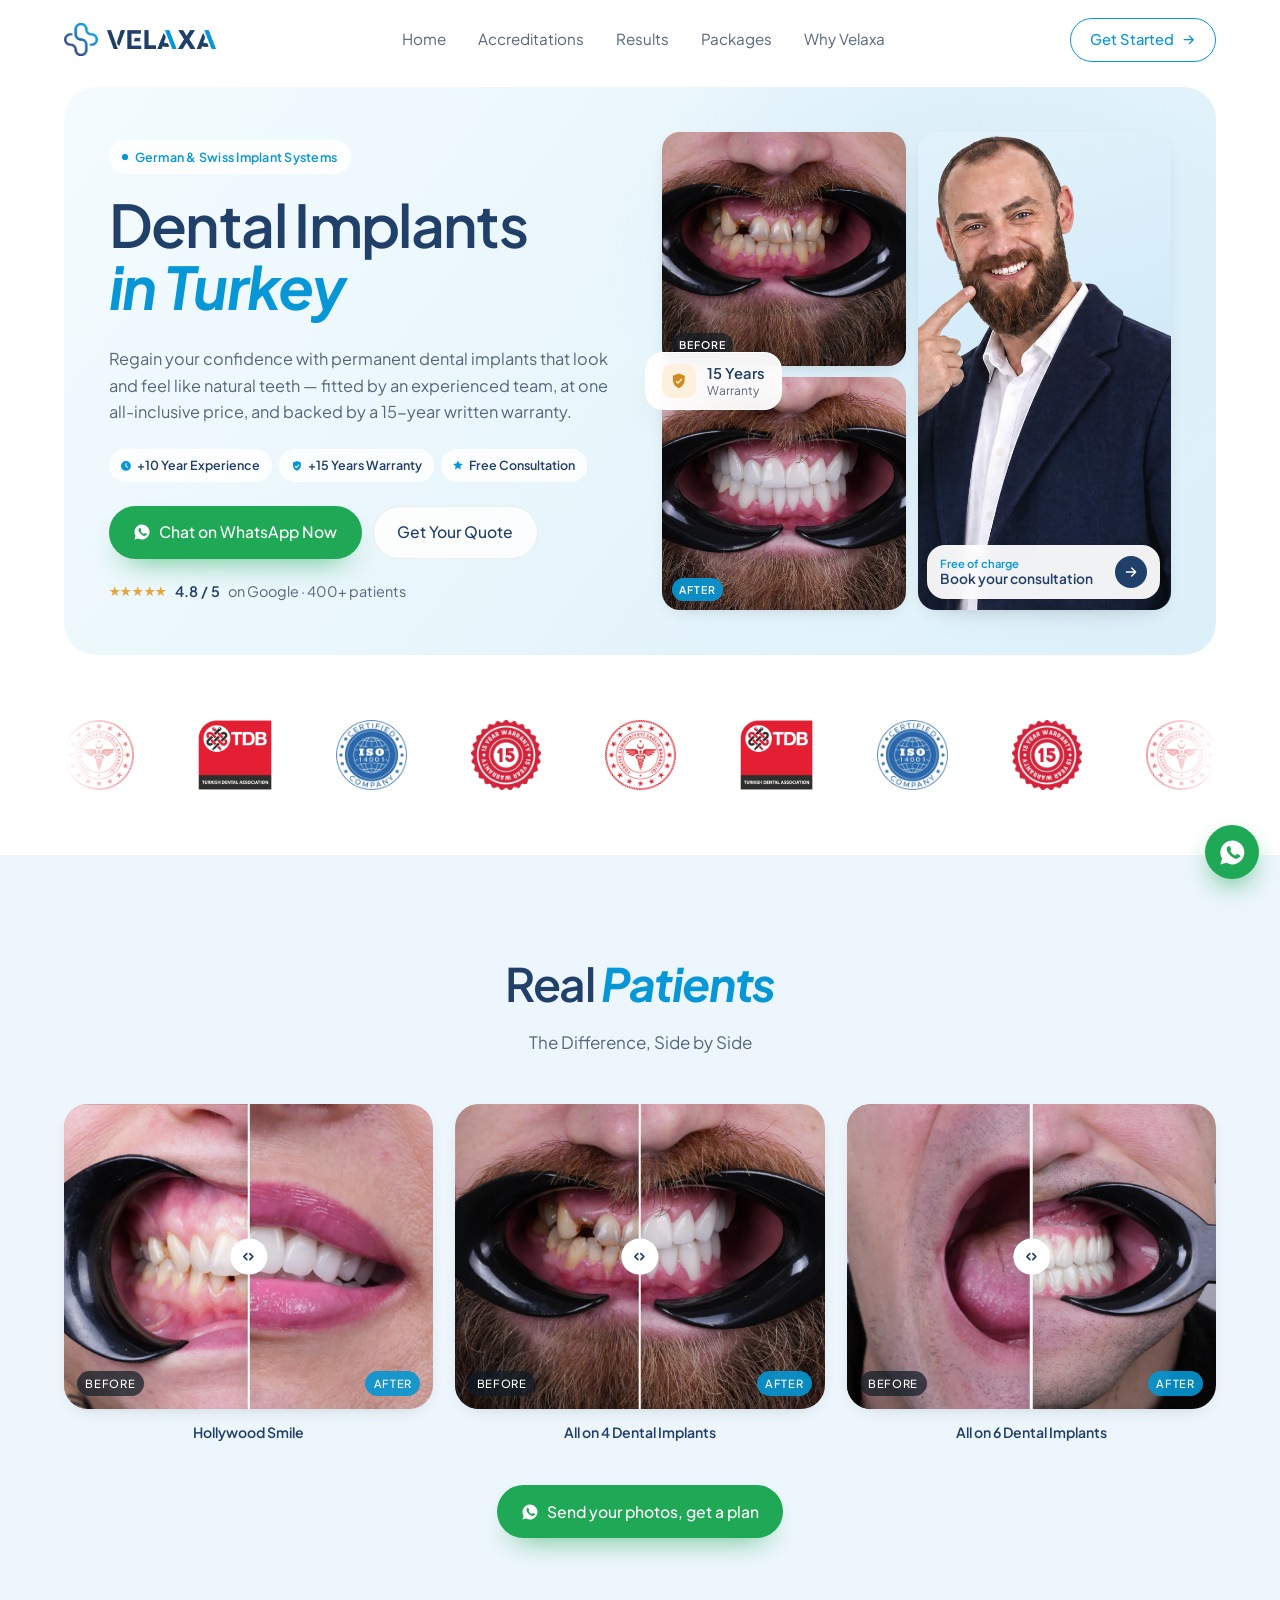
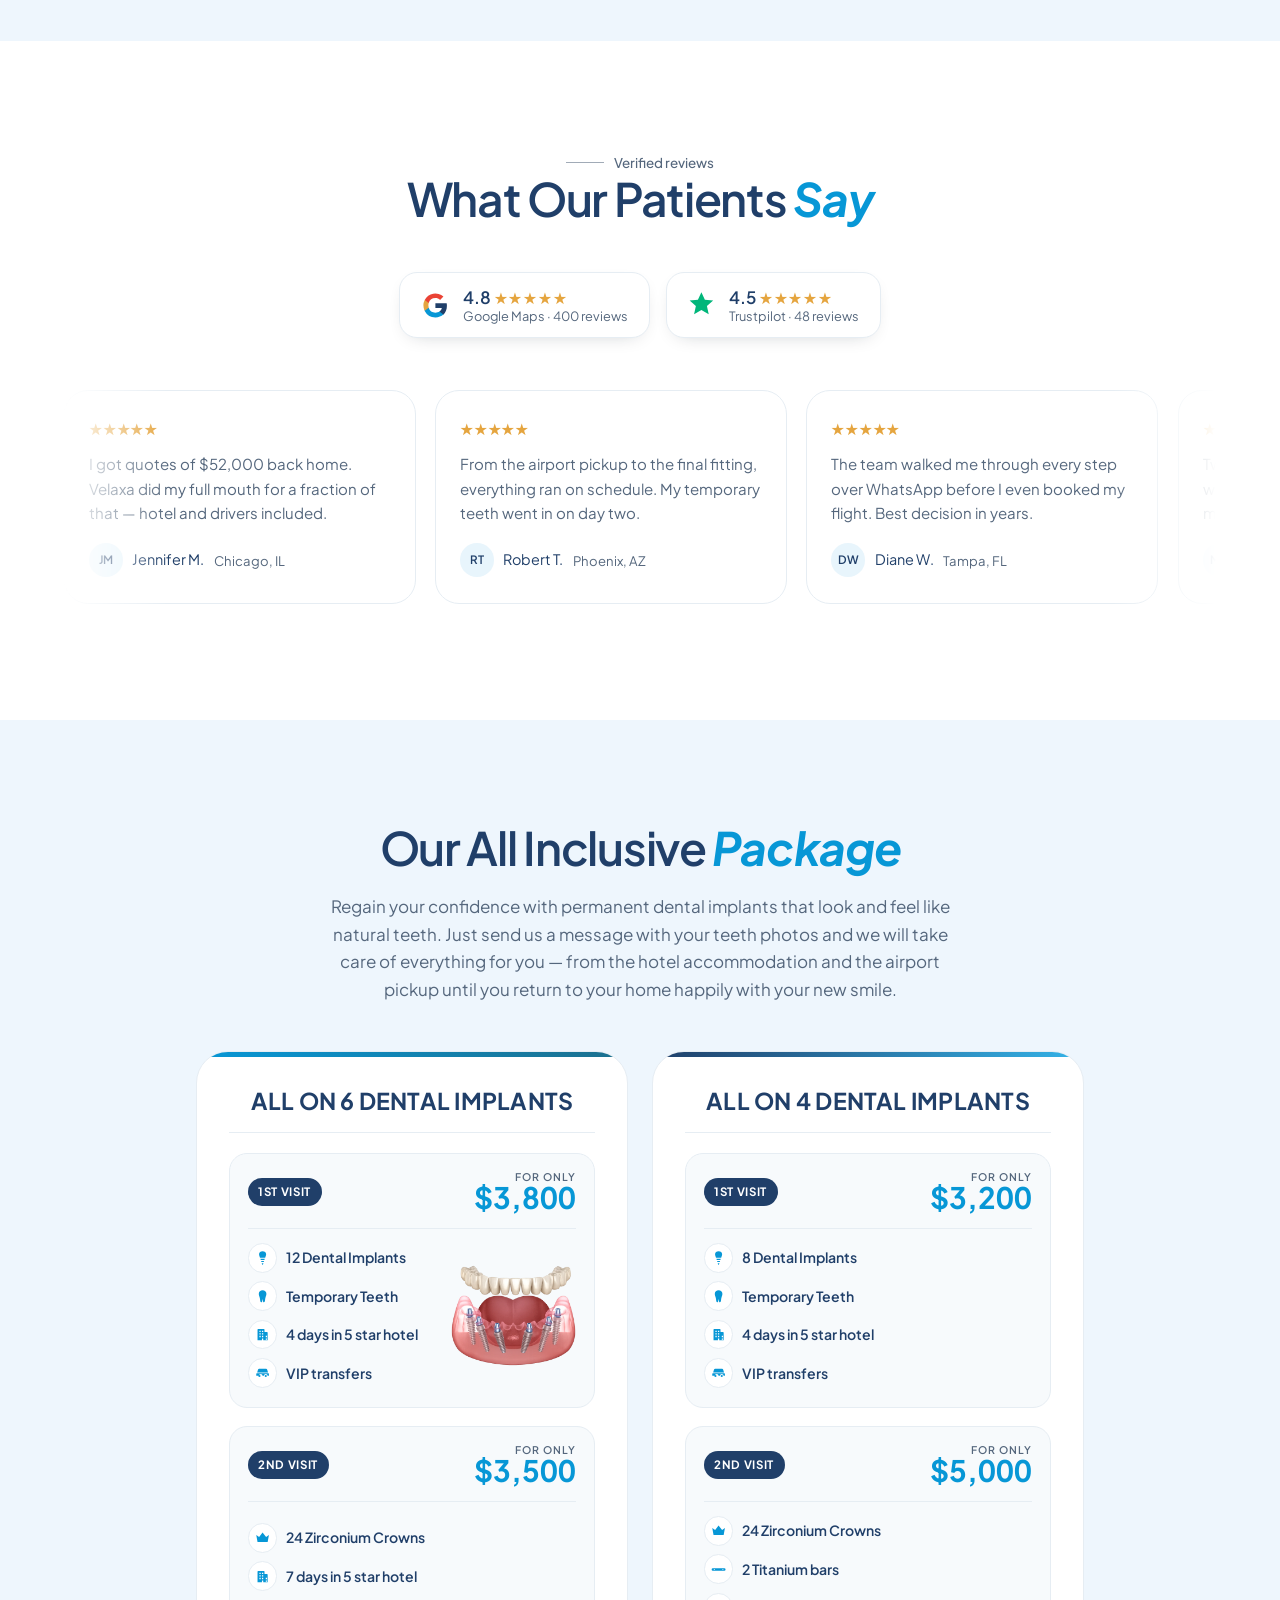
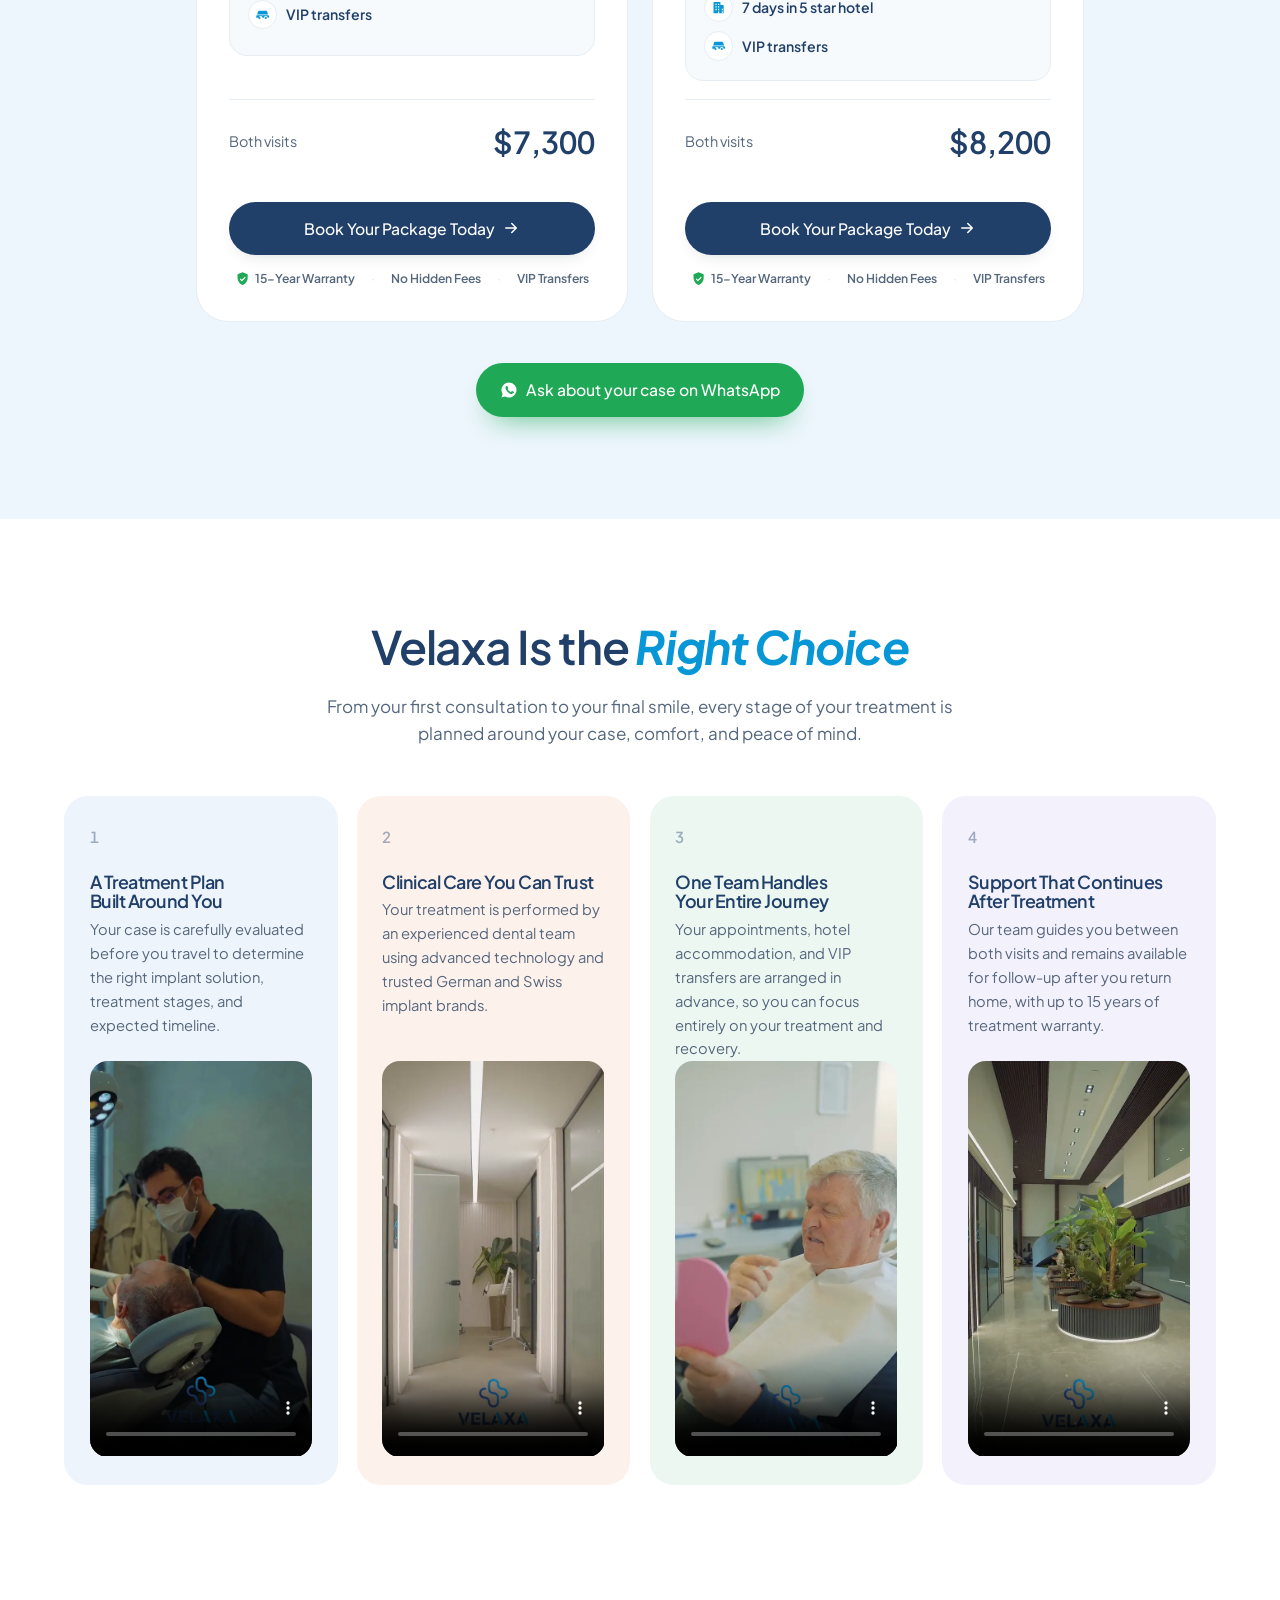
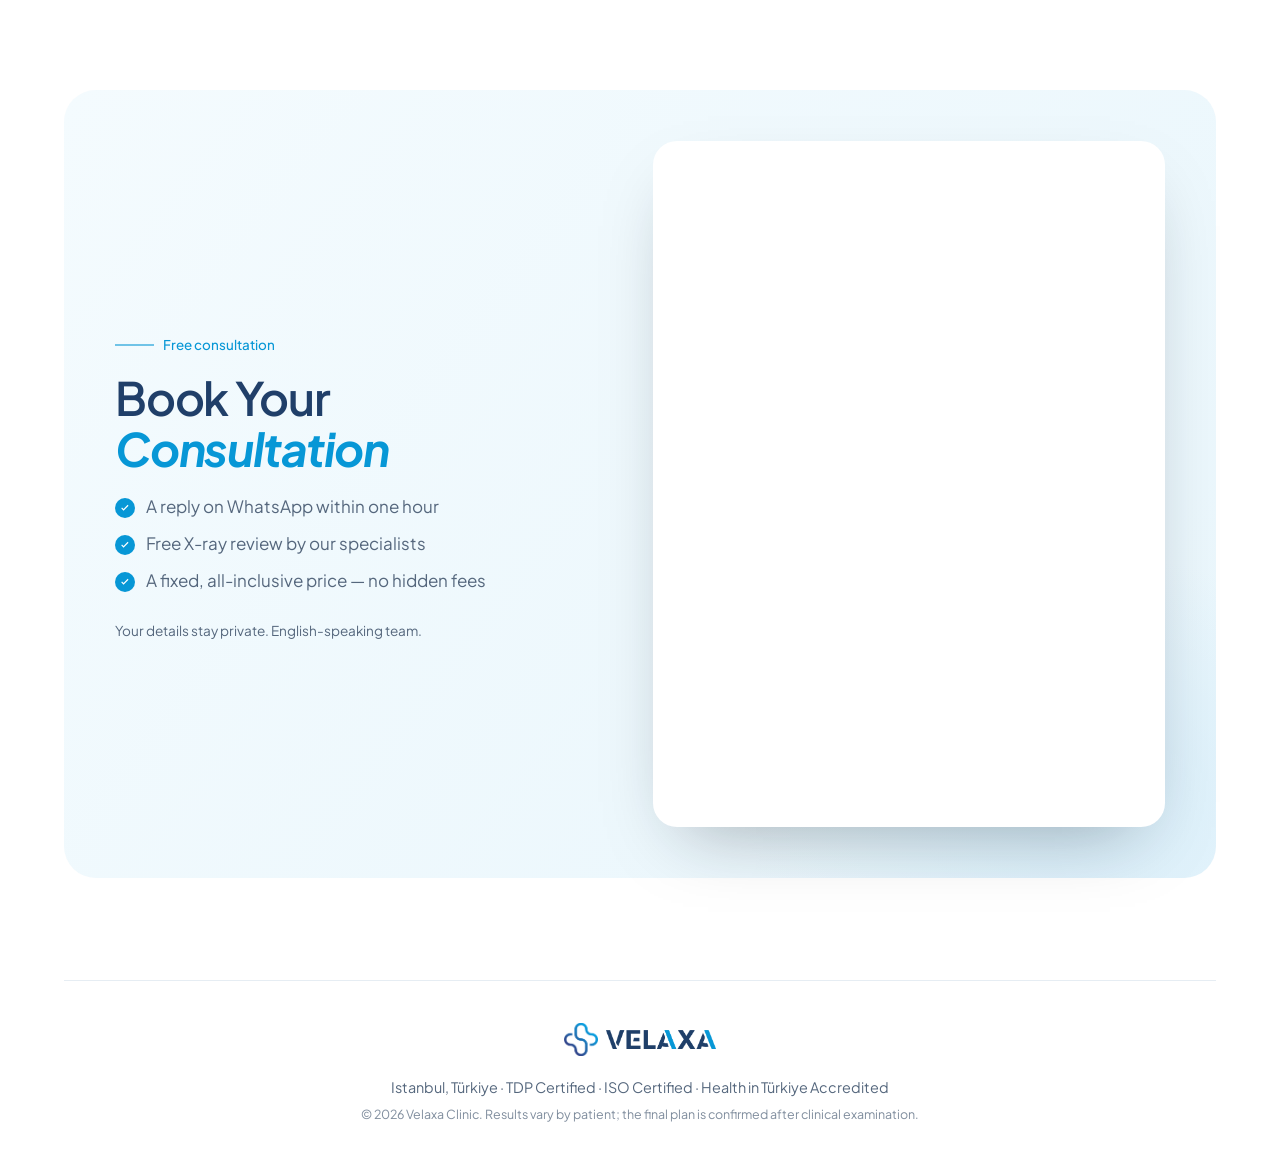
<file: index.html>
<!DOCTYPE html>
<html lang="en">
<head>
  <meta charset="UTF-8" />
  <meta name="viewport" content="width=device-width, initial-scale=1.0" />

  <!-- Google Tag Manager -->
  <script>(function(w,d,s,l,i){w[l]=w[l]||[];w[l].push({'gtm.start':
  new Date().getTime(),event:'gtm.js'});var f=d.getElementsByTagName(s)[0],
  j=d.createElement(s),dl=l!='dataLayer'?'&l='+l:'';j.async=true;j.src=
  'https://www.googletagmanager.com/gtm.js?id='+i+dl;f.parentNode.insertBefore(j,f);
  })(window,document,'script','dataLayer','GTM-T9CP93D6');</script>
  <!-- End Google Tag Manager -->

  <title>Velaxa Clinic — Dental Implants in Turkey | All-Inclusive Packages</title>
  <meta name="description" content="Dental implants in Turkey with German & Swiss implant systems. All-inclusive All-on-4 & All-on-6 packages with 5-star hotel and VIP transfers. 15-year warranty." />
  <link rel="canonical" href="https://landing.velaxa.net/" />

  <!-- Link preview (WhatsApp, Facebook, Instagram, X, LinkedIn) -->
  <meta property="og:type" content="website" />
  <meta property="og:site_name" content="Velaxa Clinic" />
  <meta property="og:locale" content="en_US" />
  <meta property="og:url" content="https://landing.velaxa.net/" />
  <meta property="og:title" content="Velaxa Clinic — Dental Implants in Turkey" />
  <meta property="og:description" content="All-inclusive All-on-4 & All-on-6 packages with German & Swiss implants, 5-star hotel and VIP transfers. 15-year warranty." />
  <meta property="og:image" content="https://landing.velaxa.net/assets/og-image.png" />
  <meta property="og:image:secure_url" content="https://landing.velaxa.net/assets/og-image.png" />
  <meta property="og:image:type" content="image/png" />
  <meta property="og:image:width" content="1200" />
  <meta property="og:image:height" content="630" />
  <meta property="og:image:alt" content="Velaxa Clinic — dental implants in Turkey" />
  <meta name="twitter:card" content="summary_large_image" />
  <meta name="twitter:title" content="Velaxa Clinic — Dental Implants in Turkey" />
  <meta name="twitter:description" content="All-inclusive All-on-4 & All-on-6 packages with German & Swiss implants, 5-star hotel and VIP transfers. 15-year warranty." />
  <meta name="twitter:image" content="https://landing.velaxa.net/assets/og-image.png" />

  <link rel="preconnect" href="https://fonts.googleapis.com" />
  <link rel="preconnect" href="https://fonts.gstatic.com" crossorigin />
  <!-- Only the five faces the stylesheet actually uses: 400/500/600/700 + italic 700 -->
  <link href="https://fonts.googleapis.com/css2?family=Plus+Jakarta+Sans:ital,wght@0,400;0,500;0,600;0,700;1,700&display=swap" rel="stylesheet" />

  <!-- ?v= bumps the cache; raise it whenever style.css changes -->
  <link rel="stylesheet" href="css/style.css?v=19" />
  <link rel="icon" href="assets/favicon.png" />

  <!-- The hero cut-out is the largest-contentful paint; start it with the HTML -->
  <link rel="preload" as="image" href="assets/hero-patient.webp"
        imagesrcset="assets/hero-patient.webp 1x, assets/hero-patient@2x.webp 2x"
        media="(min-width: 861px)" />
</head>
<body>

<!-- Google Tag Manager (noscript) -->
<noscript><iframe src="https://www.googletagmanager.com/ns.html?id=GTM-T9CP93D6"
height="0" width="0" style="display:none;visibility:hidden"></iframe></noscript>
<!-- End Google Tag Manager (noscript) -->

<!-- ═══════════════════════════ NAVBAR ═══════════════════════════ -->
<header class="nav" id="top">
  <div class="shell nav-inner">
    <a href="#top" class="logo" aria-label="Velaxa Clinic — home">
      <span class="logo-icon" aria-hidden="true"></span>
      <span class="logo-word" role="img" aria-label="Velaxa"></span>
    </a>

    <nav class="nav-links" id="nav-links" aria-label="Main">
      <a href="#top">Home</a>
      <a href="#trust">Accreditations</a>
      <a href="#results">Results</a>
      <a href="#packages">Packages</a>
      <a href="#why">Why Velaxa</a>
    </nav>

    <a href="#book" class="pill-btn nav-cta">
      Get Started
      <svg class="ico" viewBox="0 0 24 24" aria-hidden="true"><path d="M5 12h13M13 6l6 6-6 6" fill="none" stroke="currentColor" stroke-width="2" stroke-linecap="round" stroke-linejoin="round"/></svg>
    </a>

    <button class="nav-toggle" id="nav-toggle" aria-label="Open menu" aria-expanded="false" aria-controls="nav-links">
      <span></span><span></span><span></span>
    </button>
  </div>
</header>

<!-- ═══════════════════════════ HERO ═══════════════════════════ -->
<section class="hero">
  <div class="shell">
    <div class="panel">

      <div class="hero-copy">
        <p class="hero-badge">German &amp; Swiss Implant Systems</p>

        <h1>Dental Implants<br /><span class="accent">in Turkey</span></h1>

        <p class="hero-lede">
          Regain your confidence with permanent dental implants that look and feel like
          natural teeth &mdash; fitted by an experienced team, at one all-inclusive price,
          and backed by a 15-year written warranty.
        </p>

        <ul class="card-points" role="list">
          <li>
            <svg viewBox="0 0 24 24" aria-hidden="true"><path d="M12 2a10 10 0 1 0 0 20 10 10 0 0 0 0-20Zm1 10.4 3.5 2-.8 1.3L11 13V6.5h2v5.9Z"/></svg>
            +10 Year Experience
          </li>
          <li>
            <svg viewBox="0 0 24 24" aria-hidden="true"><path d="M12 2 4 5v6c0 5 3.4 9.4 8 11 4.6-1.6 8-6 8-11V5l-8-3Zm-1.2 14.5-3.3-3.3 1.4-1.4 1.9 1.9 4.7-4.7 1.4 1.4-6.1 6.1Z"/></svg>
            +15 Years Warranty
          </li>
          <li>
            <svg viewBox="0 0 24 24" aria-hidden="true"><path d="m12 1 2.9 6.3 6.9.7-5.2 4.6 1.5 6.8L12 15.9l-6.1 3.5 1.5-6.8L2.2 8l6.9-.7L12 1Z"/></svg>
            Free Consultation
          </li>
        </ul>

        <div class="hero-cta">
          <a href="#" class="btn btn-wa" data-whatsapp>
            <svg class="ico" viewBox="0 0 24 24" aria-hidden="true"><path d="M12 2a10 10 0 0 0-8.6 15.1L2 22l5-1.3A10 10 0 1 0 12 2Zm5.4 14.1c-.2.6-1.2 1.2-1.7 1.2-.4.1-1 .1-1.6-.1a13 13 0 0 1-5.9-5.2c-.6-1-1-2.1-.9-3 0-.8.5-1.5 1-1.9.2-.2.5-.3.7-.3h.5c.2 0 .4 0 .6.5l.8 2c.1.2.1.4 0 .6l-.4.6c-.2.2-.3.4-.1.7a9.6 9.6 0 0 0 3.8 3.4c.3.1.5.1.6-.1l.7-.9c.2-.3.4-.3.7-.2l1.9.9c.3.1.5.2.5.4 0 .1 0 .7-.2 1.4Z"/></svg>
            Chat on WhatsApp Now
          </a>
          <a href="#book" class="btn btn-quote">Get Your Quote</a>
        </div>

        <p class="hero-rating">
          <span class="stars" aria-hidden="true">&#9733;&#9733;&#9733;&#9733;&#9733;</span>
          <strong>4.8 / 5</strong> on Google &middot; 400+ patients
        </p>
      </div>

      <!-- Collage: the transformation on the left, a real patient on the right -->
      <div class="hero-collage">
        <figure class="col-shot col-before">
          <img src="assets/cases/case2-before.webp" width="1120" height="924"
               decoding="async" fetchpriority="high"
               alt="A patient's teeth before implant treatment" />
          <figcaption>Before</figcaption>
        </figure>
        <figure class="col-shot col-after">
          <img src="assets/cases/case2-after.webp" width="1120" height="924"
               decoding="async" fetchpriority="high"
               alt="The same patient's teeth after implant treatment" />
          <figcaption>After</figcaption>
        </figure>

        <div class="col-portrait">
          <img src="assets/hero-patient.webp"
               srcset="assets/hero-patient.webp 1x, assets/hero-patient@2x.webp 2x"
               width="900" height="934" decoding="async" fetchpriority="high"
               alt="Velaxa patient smiling after dental implant treatment" />
        </div>

        <div class="chip-card col-chip">
          <span class="chip-ico ico-amber" aria-hidden="true">
            <svg viewBox="0 0 24 24"><path d="M12 2 4 5v6c0 5 3.4 9.4 8 11 4.6-1.6 8-6 8-11V5l-8-3Zm-1.2 14.5-3.3-3.3 1.4-1.4 1.9 1.9 4.7-4.7 1.4 1.4-6.1 6.1Z"/></svg>
          </span>
          <span><strong>15 Years</strong><small>Warranty</small></span>
        </div>

        <a class="col-offer" href="#book">
          <span>
            <small>Free of charge</small>
            <strong>Book your consultation</strong>
          </span>
          <span class="col-offer-go" aria-hidden="true">
            <svg viewBox="0 0 24 24"><path d="M5 12h13M13 6l6 6-6 6" fill="none" stroke="currentColor" stroke-width="2" stroke-linecap="round" stroke-linejoin="round"/></svg>
          </span>
        </a>
      </div>

    </div>
  </div>
</section>

<!-- ═══════════════════ CERTIFICATION MARQUEE ═══════════════════ -->
<!-- Add a logo by dropping one more <li> in here — the loop rebuilds itself. -->
<section class="marquee-band" id="trust" aria-label="Certifications and accreditations">
  <div class="shell">
    <div class="marquee">
      <ul class="marquee-track" role="list">
        <li><img src="assets/cert-moh-turkey.webp" width="320" height="320" loading="lazy" decoding="async" alt="Republic of Türkiye Ministry of Health" /></li>
        <li><img src="assets/cert-tdb.webp" width="320" height="320" loading="lazy" decoding="async" alt="Turkish Dental Association (TDB)" /></li>
        <li><img src="assets/cert-iso.webp" width="320" height="320" loading="lazy" decoding="async" alt="ISO Certified Company" /></li>
        <li><img src="assets/cert-15yr-warranty.webp" width="320" height="320" loading="lazy" decoding="async" alt="15 Year Warranty" /></li>
      </ul>
    </div>
  </div>
</section>

<!-- ═══════════════════ BEFORE & AFTER ═══════════════════ -->
<section class="section section-wash" id="results">
  <div class="shell">
    <header class="section-head">
      <h2>Real <span class="accent">Patients</span></h2>
      <p>The Difference, Side by Side</p>
    </header>

    <!-- Real Velaxa patients, labelled by the treatment each one had. All six
         shots are cropped to the same framing so the slider compares like with like. -->
    <div class="ba-grid">
      <figure class="ba-card">
        <div class="ba-box" data-ba>
          <img class="ba-img ba-after" src="assets/cases/case1-after.webp"
               width="1120" height="924" loading="lazy" decoding="async"
               alt="Hollywood Smile — after treatment" />
          <img class="ba-img ba-before" src="assets/cases/case1-before.webp"
               width="1120" height="924" loading="lazy" decoding="async"
               alt="Hollywood Smile — before treatment" />
          <span class="ba-line" aria-hidden="true"><span class="ba-knob"></span></span>
          <input type="range" min="0" max="100" value="50" aria-label="Compare Hollywood Smile before and after" />
          <span class="ba-tag tag-before">Before</span>
          <span class="ba-tag tag-after">After</span>
        </div>
        <figcaption><strong>Hollywood Smile</strong></figcaption>
      </figure>

      <figure class="ba-card">
        <div class="ba-box" data-ba>
          <img class="ba-img ba-after" src="assets/cases/case2-after.webp"
               width="1120" height="924" loading="lazy" decoding="async"
               alt="All on 4 Dental Implants — after treatment" />
          <img class="ba-img ba-before" src="assets/cases/case2-before.webp"
               width="1120" height="924" loading="lazy" decoding="async"
               alt="All on 4 Dental Implants — before treatment" />
          <span class="ba-line" aria-hidden="true"><span class="ba-knob"></span></span>
          <input type="range" min="0" max="100" value="50" aria-label="Compare All on 4 Dental Implants before and after" />
          <span class="ba-tag tag-before">Before</span>
          <span class="ba-tag tag-after">After</span>
        </div>
        <figcaption><strong>All on 4 Dental Implants</strong></figcaption>
      </figure>

      <figure class="ba-card">
        <div class="ba-box" data-ba>
          <img class="ba-img ba-after" src="assets/cases/case3-after.webp"
               width="1120" height="924" loading="lazy" decoding="async"
               alt="All on 6 Dental Implants — after treatment" />
          <img class="ba-img ba-before" src="assets/cases/case3-before.webp"
               width="1120" height="924" loading="lazy" decoding="async"
               alt="All on 6 Dental Implants — before treatment" />
          <span class="ba-line" aria-hidden="true"><span class="ba-knob"></span></span>
          <input type="range" min="0" max="100" value="50" aria-label="Compare All on 6 Dental Implants before and after" />
          <span class="ba-tag tag-before">Before</span>
          <span class="ba-tag tag-after">After</span>
        </div>
        <figcaption><strong>All on 6 Dental Implants</strong></figcaption>
      </figure>
    </div>

    <div class="section-cta">
      <a href="#" class="btn btn-wa" data-whatsapp>
        <svg class="ico" viewBox="0 0 24 24" aria-hidden="true"><path d="M12 2a10 10 0 0 0-8.6 15.1L2 22l5-1.3A10 10 0 1 0 12 2Zm5.4 14.1c-.2.6-1.2 1.2-1.7 1.2-.4.1-1 .1-1.6-.1a13 13 0 0 1-5.9-5.2c-.6-1-1-2.1-.9-3 0-.8.5-1.5 1-1.9.2-.2.5-.3.7-.3h.5c.2 0 .4 0 .6.5l.8 2c.1.2.1.4 0 .6l-.4.6c-.2.2-.3.4-.1.7a9.6 9.6 0 0 0 3.8 3.4c.3.1.5.1.6-.1l.7-.9c.2-.3.4-.3.7-.2l1.9.9c.3.1.5.2.5.4 0 .1 0 .7-.2 1.4Z"/></svg>
        Send your photos, get a plan
      </a>
    </div>
  </div>
</section>

<!-- ═══════════════════ REVIEWS ═══════════════════ -->
<section class="section" id="reviews">
  <div class="shell">
    <header class="section-head">
      <p class="rule-label center">Verified reviews</p>
      <h2>What Our Patients <span class="accent">Say</span></h2>
    </header>

    <div class="score-row">
      <div class="score">
        <svg class="g-mark" viewBox="0 0 24 24" aria-hidden="true"><path d="M21.6 12.2c0-.7-.1-1.4-.2-2H12v3.9h5.4a4.6 4.6 0 0 1-2 3v2.6h3.2c1.9-1.8 3-4.4 3-7.5Z"/><path d="M12 22c2.7 0 5-.9 6.6-2.4l-3.2-2.5c-.9.6-2 1-3.4 1a5.9 5.9 0 0 1-5.6-4.1H3.1v2.6A10 10 0 0 0 12 22Z"/><path d="M6.4 13.9a6 6 0 0 1 0-3.8V7.5H3.1a10 10 0 0 0 0 9l3.3-2.6Z"/><path d="M12 5.9c1.5 0 2.8.5 3.9 1.5L18.7 4.6A10 10 0 0 0 3.1 7.5l3.3 2.6A5.9 5.9 0 0 1 12 5.9Z"/></svg>
        <span><strong>4.8 <i class="stars">★★★★★</i></strong><small>Google Maps · 400 reviews</small></span>
      </div>
      <div class="score">
        <svg class="tp-mark" viewBox="0 0 24 24" aria-hidden="true"><path d="m12 1 2.9 6.3 6.9.7-5.2 4.6 1.5 6.8L12 15.9l-6.1 3.5 1.5-6.8L2.2 8l6.9-.7L12 1Z"/></svg>
        <span><strong>4.5 <i class="stars">★★★★★</i></strong><small>Trustpilot · 48 reviews</small></span>
      </div>
    </div>

    <!-- Replace with real reviews before launch.
         Same marquee mechanism as the certification strip: add an <li> and the
         loop rebuilds itself. -->
    <div class="marquee marquee-quotes">
      <ul class="marquee-track" role="list">
        <li><blockquote class="quote">
        <i class="stars">★★★★★</i>
        <p>I got quotes of $52,000 back home. Velaxa did my full mouth for a fraction of that — hotel and drivers included.</p>
        <footer><span class="who">JM</span> Jennifer M. <small>Chicago, IL</small></footer>
        </blockquote></li>
        <li><blockquote class="quote">
        <i class="stars">★★★★★</i>
        <p>From the airport pickup to the final fitting, everything ran on schedule. My temporary teeth went in on day two.</p>
        <footer><span class="who">RT</span> Robert T. <small>Phoenix, AZ</small></footer>
        </blockquote></li>
        <li><blockquote class="quote">
        <i class="stars">★★★★★</i>
        <p>The team walked me through every step over WhatsApp before I even booked my flight. Best decision in years.</p>
        <footer><span class="who">DW</span> Diane W. <small>Tampa, FL</small></footer>
        </blockquote></li>
        <li><blockquote class="quote">
        <i class="stars">★★★★★</i>
        <p>Two visits, twenty zirconium crowns, and a written 15-year warranty. I keep catching myself smiling in the mirror.</p>
        <footer><span class="who">MB</span> Marcus B. <small>Denver, CO</small></footer>
        </blockquote></li>
      </ul>
    </div>
  </div>
</section>

<!-- ═══════════════════ PACKAGES ═══════════════════ -->
<section class="section section-wash" id="packages">
  <div class="shell">
    <header class="section-head">
      <h2>Our All Inclusive <span class="accent">Package</span></h2>
      <p>Regain your confidence with permanent dental implants that look and feel like
        natural teeth. Just send us a message with your teeth photos and we will take care
        of everything for you — from the hotel accommodation and the airport pickup until
        you return to your home happily with your new smile.</p>
    </header>

    <!-- Each visit is its own priced panel, with the illustration for that stage
         beside its inclusions. Illustration filenames are historical: the
         "plan4-*" pair are the implants-in-jaw renders (a = 4 posts, b = 6) and
         the "plan6-*" pair are the bridge-above-abutments renders (a = 4, b = 6),
         so the 6-implant card correctly uses plan4-b and plan6-b. -->
    <div class="plan-grid">
      <article class="plan plan-a">
        <h3>All on 6 Dental Implants</h3>

        <div class="visit">
          <div class="visit-top">
            <span class="visit-tag">1st visit</span>
            <span class="visit-price"><small>for only</small><b>$3,800</b></span>
          </div>
          <div class="visit-body">
            <ul class="visit-list" role="list">
              <li><span class="vi" aria-hidden="true"><svg viewBox="0 0 24 24"><path d="M12 2C8.8 2 6.4 3.9 6.4 6.6c0 1.6.5 2.6 1 3.9.2.6.4 1.2.5 1.9h8.2c.1-.7.3-1.3.5-1.9.5-1.3 1-2.3 1-3.9C17.6 3.9 15.2 2 12 2Zm-3.4 12 .5 1.7h5.8l.5-1.7H8.6Zm1 3.4.5 1.7h3.8l.5-1.7H9.6Zm1 3.4.9 2.7h.9l1-2.7h-2.8Z"/></svg></span>12 Dental Implants</li>
              <li><span class="vi" aria-hidden="true"><svg viewBox="0 0 24 24"><path d="M12 2c-3.3 0-6 2.2-6 5.5 0 2.1.6 3.4 1.2 5.3.5 1.6.8 3.3 1 5.4.1 1.3.6 2.8 1.8 2.8 1.1 0 1.4-1.1 1.5-2.4.1-1.1.2-2.3.5-2.3s.4 1.2.5 2.3c.1 1.3.4 2.4 1.5 2.4 1.2 0 1.7-1.5 1.8-2.8.2-2.1.5-3.8 1-5.4.6-1.9 1.2-3.2 1.2-5.3C18 4.2 15.3 2 12 2Z"/></svg></span>Temporary Teeth</li>
              <li><span class="vi" aria-hidden="true"><svg viewBox="0 0 24 24"><path d="M5 3h9a1 1 0 0 1 1 1v4h4a1 1 0 0 1 1 1v12H4V4a1 1 0 0 1 1-1Zm2 3v2h2V6H7Zm4 0v2h2V6h-2ZM7 10v2h2v-2H7Zm4 0v2h2v-2h-2Zm-4 4v2h2v-2H7Zm4 0v2h2v-2h-2Zm6 0v2h2v-2h-2Zm-6 4v3h2v-3h-2Zm6 0v2h2v-2h-2Z"/></svg></span>4 days in 5 star hotel</li>
              <li><span class="vi" aria-hidden="true"><svg viewBox="0 0 24 24"><path d="M6.6 6h10.8a2 2 0 0 1 1.9 1.4L20.6 12H3.4l1.3-4.6A2 2 0 0 1 6.6 6ZM3 13h18a1 1 0 0 1 1 1v3h-2.1a2.9 2.9 0 0 0-5.8 0h-2.2a2.9 2.9 0 0 0-5.8 0H2v-3a1 1 0 0 1 1-1Z"/><circle cx="7" cy="17.4" r="1.7"/><circle cx="17" cy="17.4" r="1.7"/></svg></span>VIP transfers</li>
            </ul>
            <img class="visit-figure" src="assets/plan4-b.webp"
                 width="869" height="700" loading="lazy" decoding="async"
                 alt="Six implants placed in the lower jaw" />
          </div>
        </div>

        <div class="visit">
          <div class="visit-top">
            <span class="visit-tag">2nd visit</span>
            <span class="visit-price"><small>for only</small><b>$3,500</b></span>
          </div>
          <div class="visit-body">
            <ul class="visit-list" role="list">
              <li><span class="vi" aria-hidden="true"><svg viewBox="0 0 24 24"><path d="M2 8l4.5 3L12 4l5.5 7L22 8l-2 11H4L2 8Z"/></svg></span>24 Zirconium Crowns</li>
              <li><span class="vi" aria-hidden="true"><svg viewBox="0 0 24 24"><path d="M5 3h9a1 1 0 0 1 1 1v4h4a1 1 0 0 1 1 1v12H4V4a1 1 0 0 1 1-1Zm2 3v2h2V6H7Zm4 0v2h2V6h-2ZM7 10v2h2v-2H7Zm4 0v2h2v-2h-2Zm-4 4v2h2v-2H7Zm4 0v2h2v-2h-2Zm6 0v2h2v-2h-2Zm-6 4v3h2v-3h-2Zm6 0v2h2v-2h-2Z"/></svg></span>7 days in 5 star hotel</li>
              <li><span class="vi" aria-hidden="true"><svg viewBox="0 0 24 24"><path d="M6.6 6h10.8a2 2 0 0 1 1.9 1.4L20.6 12H3.4l1.3-4.6A2 2 0 0 1 6.6 6ZM3 13h18a1 1 0 0 1 1 1v3h-2.1a2.9 2.9 0 0 0-5.8 0h-2.2a2.9 2.9 0 0 0-5.8 0H2v-3a1 1 0 0 1 1-1Z"/><circle cx="7" cy="17.4" r="1.7"/><circle cx="17" cy="17.4" r="1.7"/></svg></span>VIP transfers</li>
            </ul>
            <img class="visit-figure" src="assets/plan6-b.webp"
                 width="587" height="700" loading="lazy" decoding="async"
                 alt="A full-arch zirconium bridge above six fitted abutments" />
          </div>
        </div>

        <div class="plan-total"><span>Both visits</span><b>$7,300</b></div>
        <a href="#book" class="btn btn-dark btn-full">
          Book Your Package Today
          <svg class="ico" viewBox="0 0 24 24" aria-hidden="true"><path d="M5 12h13M13 6l6 6-6 6" fill="none" stroke="currentColor" stroke-width="2" stroke-linecap="round" stroke-linejoin="round"/></svg>
        </a>
        <p class="plan-trust">
          <span class="pt-warranty">
            <svg viewBox="0 0 24 24" aria-hidden="true"><path d="M12 2 4 5v6c0 5 3.4 9.4 8 11 4.6-1.6 8-6 8-11V5l-8-3Zm-1.2 14.5-3.3-3.3 1.4-1.4 1.9 1.9 4.7-4.7 1.4 1.4-6.1 6.1Z"/></svg>
            15-Year Warranty
          </span>
          <span>No Hidden Fees</span>
          <span>VIP Transfers</span>
        </p>
      </article>

      <article class="plan plan-b">
        <h3>All on 4 Dental Implants</h3>

        <div class="visit">
          <div class="visit-top">
            <span class="visit-tag">1st visit</span>
            <span class="visit-price"><small>for only</small><b>$3,200</b></span>
          </div>
          <div class="visit-body">
            <ul class="visit-list" role="list">
              <li><span class="vi" aria-hidden="true"><svg viewBox="0 0 24 24"><path d="M12 2C8.8 2 6.4 3.9 6.4 6.6c0 1.6.5 2.6 1 3.9.2.6.4 1.2.5 1.9h8.2c.1-.7.3-1.3.5-1.9.5-1.3 1-2.3 1-3.9C17.6 3.9 15.2 2 12 2Zm-3.4 12 .5 1.7h5.8l.5-1.7H8.6Zm1 3.4.5 1.7h3.8l.5-1.7H9.6Zm1 3.4.9 2.7h.9l1-2.7h-2.8Z"/></svg></span>8 Dental Implants</li>
              <li><span class="vi" aria-hidden="true"><svg viewBox="0 0 24 24"><path d="M12 2c-3.3 0-6 2.2-6 5.5 0 2.1.6 3.4 1.2 5.3.5 1.6.8 3.3 1 5.4.1 1.3.6 2.8 1.8 2.8 1.1 0 1.4-1.1 1.5-2.4.1-1.1.2-2.3.5-2.3s.4 1.2.5 2.3c.1 1.3.4 2.4 1.5 2.4 1.2 0 1.7-1.5 1.8-2.8.2-2.1.5-3.8 1-5.4.6-1.9 1.2-3.2 1.2-5.3C18 4.2 15.3 2 12 2Z"/></svg></span>Temporary Teeth</li>
              <li><span class="vi" aria-hidden="true"><svg viewBox="0 0 24 24"><path d="M5 3h9a1 1 0 0 1 1 1v4h4a1 1 0 0 1 1 1v12H4V4a1 1 0 0 1 1-1Zm2 3v2h2V6H7Zm4 0v2h2V6h-2ZM7 10v2h2v-2H7Zm4 0v2h2v-2h-2Zm-4 4v2h2v-2H7Zm4 0v2h2v-2h-2Zm6 0v2h2v-2h-2Zm-6 4v3h2v-3h-2Zm6 0v2h2v-2h-2Z"/></svg></span>4 days in 5 star hotel</li>
              <li><span class="vi" aria-hidden="true"><svg viewBox="0 0 24 24"><path d="M6.6 6h10.8a2 2 0 0 1 1.9 1.4L20.6 12H3.4l1.3-4.6A2 2 0 0 1 6.6 6ZM3 13h18a1 1 0 0 1 1 1v3h-2.1a2.9 2.9 0 0 0-5.8 0h-2.2a2.9 2.9 0 0 0-5.8 0H2v-3a1 1 0 0 1 1-1Z"/><circle cx="7" cy="17.4" r="1.7"/><circle cx="17" cy="17.4" r="1.7"/></svg></span>VIP transfers</li>
            </ul>
            <img class="visit-figure" src="assets/plan4-a.webp"
                 width="860" height="700" loading="lazy" decoding="async"
                 alt="Four implants placed in the lower jaw" />
          </div>
        </div>

        <div class="visit">
          <div class="visit-top">
            <span class="visit-tag">2nd visit</span>
            <span class="visit-price"><small>for only</small><b>$5,000</b></span>
          </div>
          <div class="visit-body">
            <ul class="visit-list" role="list">
              <li><span class="vi" aria-hidden="true"><svg viewBox="0 0 24 24"><path d="M2 8l4.5 3L12 4l5.5 7L22 8l-2 11H4L2 8Z"/></svg></span>24 Zirconium Crowns</li>
              <li><span class="vi" aria-hidden="true"><svg viewBox="0 0 24 24"><path d="M3 10h18a2 2 0 0 1 0 4H3a2 2 0 0 1 0-4Zm2.2 1.2a.8.8 0 1 0 0 1.6.8.8 0 0 0 0-1.6Zm13.6 0a.8.8 0 1 0 0 1.6.8.8 0 0 0 0-1.6Z"/></svg></span>2 Titanium bars</li>
              <li><span class="vi" aria-hidden="true"><svg viewBox="0 0 24 24"><path d="M5 3h9a1 1 0 0 1 1 1v4h4a1 1 0 0 1 1 1v12H4V4a1 1 0 0 1 1-1Zm2 3v2h2V6H7Zm4 0v2h2V6h-2ZM7 10v2h2v-2H7Zm4 0v2h2v-2h-2Zm-4 4v2h2v-2H7Zm4 0v2h2v-2h-2Zm6 0v2h2v-2h-2Zm-6 4v3h2v-3h-2Zm6 0v2h2v-2h-2Z"/></svg></span>7 days in 5 star hotel</li>
              <li><span class="vi" aria-hidden="true"><svg viewBox="0 0 24 24"><path d="M6.6 6h10.8a2 2 0 0 1 1.9 1.4L20.6 12H3.4l1.3-4.6A2 2 0 0 1 6.6 6ZM3 13h18a1 1 0 0 1 1 1v3h-2.1a2.9 2.9 0 0 0-5.8 0h-2.2a2.9 2.9 0 0 0-5.8 0H2v-3a1 1 0 0 1 1-1Z"/><circle cx="7" cy="17.4" r="1.7"/><circle cx="17" cy="17.4" r="1.7"/></svg></span>VIP transfers</li>
            </ul>
            <img class="visit-figure" src="assets/plan6-a.webp"
                 width="567" height="700" loading="lazy" decoding="async"
                 alt="A full-arch zirconium bridge above four fitted abutments" />
          </div>
        </div>

        <div class="plan-total"><span>Both visits</span><b>$8,200</b></div>
        <a href="#book" class="btn btn-dark btn-full">
          Book Your Package Today
          <svg class="ico" viewBox="0 0 24 24" aria-hidden="true"><path d="M5 12h13M13 6l6 6-6 6" fill="none" stroke="currentColor" stroke-width="2" stroke-linecap="round" stroke-linejoin="round"/></svg>
        </a>
        <p class="plan-trust">
          <span class="pt-warranty">
            <svg viewBox="0 0 24 24" aria-hidden="true"><path d="M12 2 4 5v6c0 5 3.4 9.4 8 11 4.6-1.6 8-6 8-11V5l-8-3Zm-1.2 14.5-3.3-3.3 1.4-1.4 1.9 1.9 4.7-4.7 1.4 1.4-6.1 6.1Z"/></svg>
            15-Year Warranty
          </span>
          <span>No Hidden Fees</span>
          <span>VIP Transfers</span>
        </p>
      </article>
    </div>

    <div class="section-cta">
      <a href="#" class="btn btn-wa" data-whatsapp>
        <svg class="ico" viewBox="0 0 24 24" aria-hidden="true"><path d="M12 2a10 10 0 0 0-8.6 15.1L2 22l5-1.3A10 10 0 1 0 12 2Zm5.4 14.1c-.2.6-1.2 1.2-1.7 1.2-.4.1-1 .1-1.6-.1a13 13 0 0 1-5.9-5.2c-.6-1-1-2.1-.9-3 0-.8.5-1.5 1-1.9.2-.2.5-.3.7-.3h.5c.2 0 .4 0 .6.5l.8 2c.1.2.1.4 0 .6l-.4.6c-.2.2-.3.4-.1.7a9.6 9.6 0 0 0 3.8 3.4c.3.1.5.1.6-.1l.7-.9c.2-.3.4-.3.7-.2l1.9.9c.3.1.5.2.5.4 0 .1 0 .7-.2 1.4Z"/></svg>
        Ask about your case on WhatsApp
      </a>
    </div>
  </div>
</section>

<!-- ═══════════════════ WHY VELAXA ═══════════════════ -->
<section class="section" id="why">
  <div class="shell">
    <header class="section-head">
      <h2>Velaxa Is the <span class="accent">Right Choice</span></h2>
      <p>From your first consultation to your final smile, every stage of your treatment is
        planned around your case, comfort, and peace of mind.</p>
    </header>

    <!-- Each point carries its own clip. preload="none" keeps all 11MB off the
           initial load: nothing downloads until a visitor presses play. -->
      <div class="tile-grid">
      <article class="tile tile-blue">
        <span class="tile-step" aria-hidden="true">1</span>
        <h3>A Treatment Plan Built Around You</h3>
        <p>Your case is carefully evaluated before you travel to determine the right implant
          solution, treatment stages, and expected timeline.</p>
        <video class="tile-video" controls playsinline preload="none"
               width="720" height="1280" poster="assets/videos/poster-1.webp"
               aria-label="Velaxa clinic footage: a treatment plan built around you">
          <source src="assets/videos/story-1.mp4" type="video/mp4" />
        </video>
      </article>
      <article class="tile tile-peach">
        <span class="tile-step" aria-hidden="true">2</span>
        <h3>Clinical Care You Can Trust</h3>
        <p>Your treatment is performed by an experienced dental team using advanced technology
          and trusted German and Swiss implant brands.</p>
        <video class="tile-video" controls playsinline preload="none"
               width="720" height="1280" poster="assets/videos/poster-2.webp"
               aria-label="Velaxa clinic footage: clinical care you can trust">
          <source src="assets/videos/story-2.mp4" type="video/mp4" />
        </video>
      </article>
      <article class="tile tile-mint">
        <span class="tile-step" aria-hidden="true">3</span>
        <h3>One Team Handles Your Entire Journey</h3>
        <p>Your appointments, hotel accommodation, and VIP transfers are arranged in advance,
          so you can focus entirely on your treatment and recovery.</p>
        <video class="tile-video" controls playsinline preload="none"
               width="720" height="1280" poster="assets/videos/poster-3.webp"
               aria-label="Velaxa clinic footage: one team handles your entire journey">
          <source src="assets/videos/story-3.mp4" type="video/mp4" />
        </video>
      </article>
      <article class="tile tile-lilac">
        <span class="tile-step" aria-hidden="true">4</span>
        <h3>Support That Continues After Treatment</h3>
        <p>Our team guides you between both visits and remains available for follow-up after
          you return home, with up to 15 years of treatment warranty.</p>
        <video class="tile-video" controls playsinline preload="none"
               width="720" height="1280" poster="assets/videos/poster-4.webp"
               aria-label="Velaxa clinic footage: support that continues after treatment">
          <source src="assets/videos/story-4.mp4" type="video/mp4" />
        </video>
      </article>
    </div>
  </div>
</section>

<!-- ═══════════════════ BOOKING ═══════════════════ -->
<section class="section" id="book">
  <div class="shell">
    <div class="book-panel">
      <div class="book-copy">
        <p class="rule-label">Free consultation</p>
        <h2>Book Your <span class="accent">Consultation</span></h2>
        <ul class="check-list" role="list">
          <li>A reply on WhatsApp within one hour</li>
          <li>Free X-ray review by our specialists</li>
          <li>A fixed, all-inclusive price — no hidden fees</li>
        </ul>
        <p class="book-fine">Your details stay private. English-speaking team.</p>
      </div>

      <!-- The clinic's own CRM form (GoHighLevel white-label at api.esinix.com),
           embedded as they supplied it. It submits straight into their account,
           so a lead no longer passes through js/main.js, the Google Sheet or the
           LeadConnector webhook. The redirect to thank-you.html after a submit is
           configured inside their form settings, not here. -->
      <div class="book-form book-embed">
        <iframe
          src="https://api.esinix.com/widget/form/o1ul9Rj0OxDEYn6h6mJB"
          style="width:100%;height:666px;border:none;border-radius:8px"
          id="inline-o1ul9Rj0OxDEYn6h6mJB"
          data-layout="{'id':'INLINE'}"
          data-trigger-type="alwaysShow"
          data-trigger-value=""
          data-activation-type="alwaysActivated"
          data-activation-value=""
          data-deactivation-type="neverDeactivate"
          data-deactivation-value=""
          data-form-name="Landing Page"
          data-height="666"
          data-layout-iframe-id="inline-o1ul9Rj0OxDEYn6h6mJB"
          data-form-id="o1ul9Rj0OxDEYn6h6mJB"
          data-cookie-consent="true"
          data-cookie-consent-provider="auto"
          title="Landing Page"
        ></iframe>
        <script src="https://api.esinix.com/js/form_embed.js"></script>
      </div>
    </div>
  </div>
</section>

<!-- ═══════════════════ FOOTER ═══════════════════ -->
<footer class="footer">
  <div class="shell">
    <div class="foot-base">
      <a href="#top" class="logo">
        <span class="logo-icon" aria-hidden="true"></span>
        <span class="logo-word" role="img" aria-label="Velaxa"></span>
      </a>
      <p>Istanbul, Türkiye · TDP Certified · ISO Certified · Health in Türkiye Accredited</p>
      <p class="fine">© <span id="year"></span> Velaxa Clinic. Results vary by patient; the final plan is confirmed after clinical examination.</p>
    </div>
  </div>
</footer>

<a href="#" class="wa-float" data-whatsapp aria-label="Chat with us on WhatsApp">
  <svg viewBox="0 0 24 24" aria-hidden="true"><path d="M12 2a10 10 0 0 0-8.6 15.1L2 22l5-1.3A10 10 0 1 0 12 2Zm5.4 14.1c-.2.6-1.2 1.2-1.7 1.2-.4.1-1 .1-1.6-.1a13 13 0 0 1-5.9-5.2c-.6-1-1-2.1-.9-3 0-.8.5-1.5 1-1.9.2-.2.5-.3.7-.3h.5c.2 0 .4 0 .6.5l.8 2c.1.2.1.4 0 .6l-.4.6c-.2.2-.3.4-.1.7a9.6 9.6 0 0 0 3.8 3.4c.3.1.5.1.6-.1l.7-.9c.2-.3.4-.3.7-.2l1.9.9c.3.1.5.2.5.4 0 .1 0 .7-.2 1.4Z"/></svg>
</a>

<script src="js/main.js?v=19"></script>
</body>
</html>
</file>
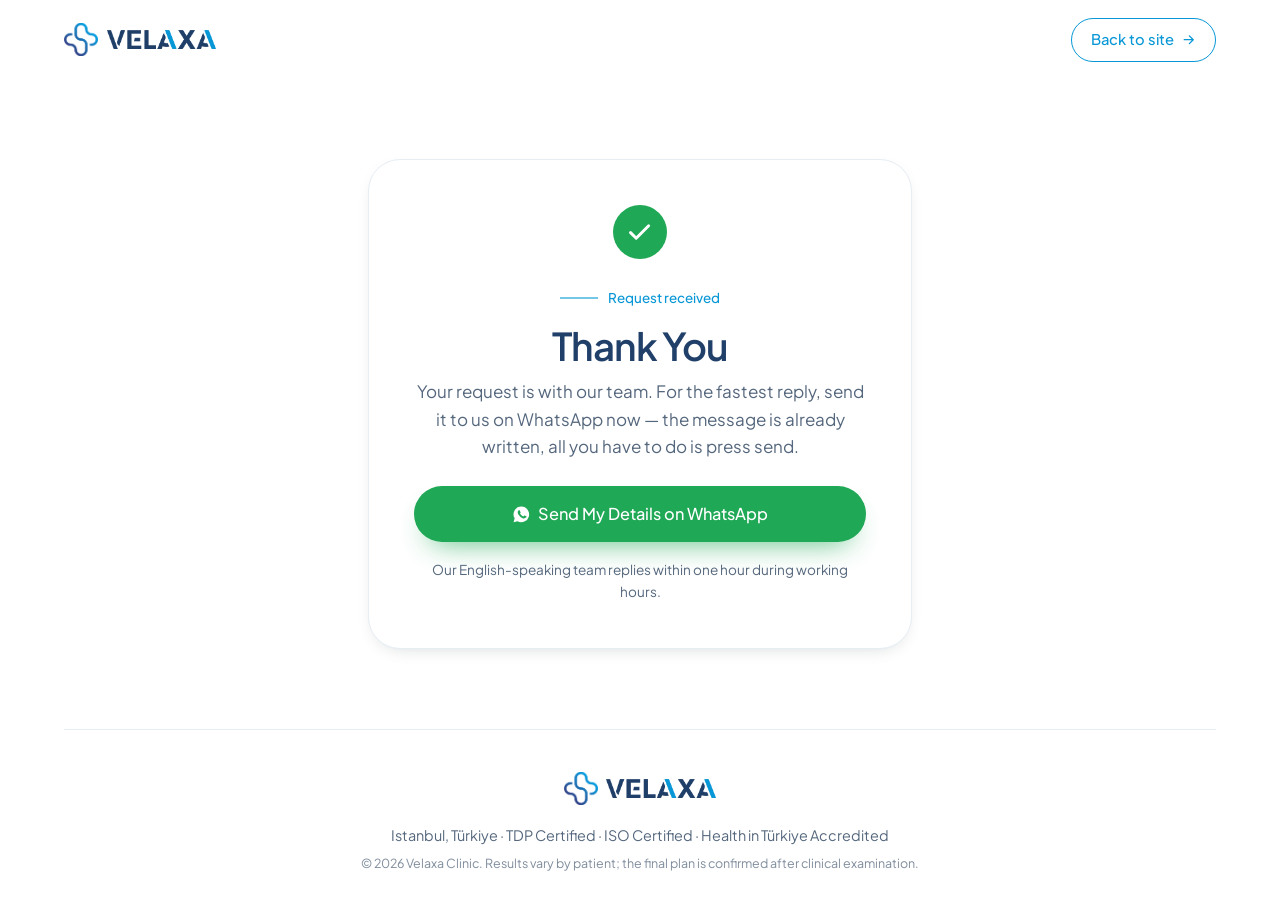
<file: thank-you.html>
<!DOCTYPE html>
<html lang="en">
<head>
  <meta charset="UTF-8" />
  <meta name="viewport" content="width=device-width, initial-scale=1.0" />

  <!-- Google Tag Manager -->
  <script>(function(w,d,s,l,i){w[l]=w[l]||[];w[l].push({'gtm.start':
  new Date().getTime(),event:'gtm.js'});var f=d.getElementsByTagName(s)[0],
  j=d.createElement(s),dl=l!='dataLayer'?'&l='+l:'';j.async=true;j.src=
  'https://www.googletagmanager.com/gtm.js?id='+i+dl;f.parentNode.insertBefore(j,f);
  })(window,document,'script','dataLayer','GTM-T9CP93D6');</script>
  <!-- End Google Tag Manager -->

  <title>Thank You — Velaxa Clinic</title>
  <meta name="description" content="Your consultation request has been received. Send your details to the Velaxa team on WhatsApp for the fastest reply." />
  <!-- A confirmation page has no business in search results -->
  <meta name="robots" content="noindex, nofollow" />

  <link rel="preconnect" href="https://fonts.googleapis.com" />
  <link rel="preconnect" href="https://fonts.gstatic.com" crossorigin />
  <link href="https://fonts.googleapis.com/css2?family=Plus+Jakarta+Sans:ital,wght@0,400;0,500;0,600;0,700;1,700&display=swap" rel="stylesheet" />

  <link rel="stylesheet" href="css/style.css?v=19" />
  <link rel="icon" href="assets/favicon.png" />
</head>
<body>

<!-- Google Tag Manager (noscript) -->
<noscript><iframe src="https://www.googletagmanager.com/ns.html?id=GTM-T9CP93D6"
height="0" width="0" style="display:none;visibility:hidden"></iframe></noscript>
<!-- End Google Tag Manager (noscript) -->

<header class="nav ty-nav">
  <div class="shell nav-inner">
    <a href="index.html" class="logo" aria-label="Velaxa Clinic — home">
      <span class="logo-icon" aria-hidden="true"></span>
      <span class="logo-word" role="img" aria-label="Velaxa"></span>
    </a>
    <a href="index.html" class="pill-btn">
      Back to site
      <svg class="ico" viewBox="0 0 24 24" aria-hidden="true"><path d="M5 12h13M13 6l6 6-6 6" fill="none" stroke="currentColor" stroke-width="2" stroke-linecap="round" stroke-linejoin="round"/></svg>
    </a>
  </div>
</header>

<main class="ty-main">
  <div class="shell">
    <div class="ty-card">
      <span class="ty-check" aria-hidden="true">
        <svg viewBox="0 0 24 24"><path d="M20 6 9 17l-5-5" fill="none" stroke="currentColor" stroke-width="2.6" stroke-linecap="round" stroke-linejoin="round"/></svg>
      </span>

      <p class="rule-label center">Request received</p>
      <h1>Thank You<span class="accent" data-ty-name></span></h1>

      <p class="ty-lede">
        Your request is with our team. For the fastest reply, send it to us on
        WhatsApp now &mdash; the message is already written, all you have to do is press send.
      </p>

      <ul class="ty-summary" data-ty-summary role="list" hidden></ul>

      <a class="btn btn-wa btn-full ty-cta" data-ty-wa href="#">
        <svg class="ico" viewBox="0 0 24 24" aria-hidden="true"><path d="M12 2a10 10 0 0 0-8.6 15.1L2 22l5-1.3A10 10 0 1 0 12 2Zm5.4 14.1c-.2.6-1.2 1.2-1.7 1.2-.4.1-1 .1-1.6-.1a13 13 0 0 1-5.9-5.2c-.6-1-1-2.1-.9-3 0-.8.5-1.5 1-1.9.2-.2.5-.3.7-.3h.5c.2 0 .4 0 .6.5l.8 2c.1.2.1.4 0 .6l-.4.6c-.2.2-.3.4-.1.7a9.6 9.6 0 0 0 3.8 3.4c.3.1.5.1.6-.1l.7-.9c.2-.3.4-.3.7-.2l1.9.9c.3.1.5.2.5.4 0 .1 0 .7-.2 1.4Z"/></svg>
        Send My Details on WhatsApp
      </a>

      <p class="ty-fine">
        Our English-speaking team replies within one hour during working hours.
      </p>
    </div>
  </div>
</main>

<footer class="footer">
  <div class="shell">
    <div class="foot-base">
      <a href="index.html" class="logo">
        <span class="logo-icon" aria-hidden="true"></span>
        <span class="logo-word" role="img" aria-label="Velaxa"></span>
      </a>
      <p>Istanbul, Türkiye · TDP Certified · ISO Certified · Health in Türkiye Accredited</p>
      <p class="fine">© <span id="year"></span> Velaxa Clinic. Results vary by patient; the final plan is confirmed after clinical examination.</p>
    </div>
  </div>
</footer>

<script>
/* ════════════════════════════════════════════════════════════
   Thank-you page — turns the submitted form into one ready-to-send
   WhatsApp message. Standalone on purpose: js/main.js drives the
   homepage's nav and forms, none of which exist here.
   ════════════════════════════════════════════════════════════ */

/* Same number as WHATSAPP_NUMBER in js/main.js — international, digits only */
const WHATSAPP_NUMBER = "905010367039";
const FALLBACK_MESSAGE = "Hello Velaxa! I just requested a free consultation on your website and I'd like to continue here.";

/* The lead is handed over by the form in sessionStorage, so a direct visit or a
   reopened tab legitimately finds nothing — that case gets the generic message. */
let lead = null;
try {
  lead = JSON.parse(sessionStorage.getItem("velaxaLead") || "null");
} catch (err) {
  console.warn("Could not read the submitted details", err);
}

/* "+1 United States" → "+1" */
const dialOf = (value) => (value || "").split(" ")[0];

/* The dial code is its own dropdown, but plenty of people type it into the number
   field as well. Prepend it only when what they typed is clearly a local number,
   otherwise "+90" + "+905526815449" reads back as a doubled code. */
function formatPhone(d) {
  const raw = (d.whatsapp || "").trim();
  if (!raw) return "";
  if (raw.startsWith("+")) return raw;              // already international
  if (raw.startsWith("00")) return `+${raw.slice(2)}`;  // 00 is the same thing
  return [dialOf(d.countryCode), raw].filter(Boolean).join(" ");
}

/* Only the fields worth repeating back, in the order they were asked */
function summaryRows(d) {
  const place = [d.country, d.state].filter(Boolean).join(" — ");
  return [
    ["Name", d.fullName],
    ["Country", place],
    ["WhatsApp", formatPhone(d)],
    ["Treatment", d.treatment],
  ].filter(([, value]) => value && String(value).trim());
}

/* Written as the visitor would write it — who they are, where they are from and
   what they want — so it reads like their own message, not a form dump. Every
   part is optional: a missing field drops its clause instead of leaving a gap. */
function buildMessage(d) {
  const name = (d.fullName || "").trim();
  const place = [d.country, d.state].filter(Boolean).join(", ");
  const treatment = (d.treatment || "").trim();

  const sentences = [];

  const intro = [name && `My name is ${name}`, place && `I'm from ${place}`]
    .filter(Boolean).join(" and ");
  if (intro) sentences.push(`${intro}.`);

  if (treatment) {
    /* "I want a consultation to decide" is not a treatment name — it would read
       as "I'm interested in I want a consultation to decide" */
    sentences.push(/consultation to decide/i.test(treatment)
      ? "I'd like a consultation to help me decide which treatment is right for me."
      : `I'm interested in ${treatment}.`);
  }

  /* No number here on purpose: WhatsApp already shows the clinic who is writing */

  return sentences.length
    ? `Hello Velaxa!\n${sentences.join(" ")}`
    : FALLBACK_MESSAGE;
}

const rows = lead ? summaryRows(lead) : [];
const message = lead ? buildMessage(lead) : FALLBACK_MESSAGE;

/* The WhatsApp button */
const waLink = document.querySelector("[data-ty-wa]");
waLink.href = `https://wa.me/${WHATSAPP_NUMBER}?text=${encodeURIComponent(message)}`;
waLink.target = "_blank";
waLink.rel = "noopener";

/* Greet them by first name when we have one */
const firstName = (lead && lead.fullName ? String(lead.fullName).trim().split(/\s+/)[0] : "");
if (firstName) document.querySelector("[data-ty-name]").textContent = `, ${firstName}`;

/* Read the details back, so they can see exactly what is about to be sent.
   textContent throughout — never innerHTML with anything a visitor typed. */
const summary = document.querySelector("[data-ty-summary]");
if (rows.length) {
  rows.forEach(([label, value]) => {
    const li = document.createElement("li");
    const k = document.createElement("span");
    k.className = "ty-k";
    k.textContent = label;
    const v = document.createElement("span");
    v.className = "ty-v";
    v.textContent = value;
    li.append(k, v);
    summary.appendChild(li);
  });
  summary.hidden = false;
}

document.getElementById("year").textContent = new Date().getFullYear();
</script>

</body>
</html>
</file>
<file: css/style.css>
/* ════════════════════════════════════════════════════════════
   Velaxa Clinic — v2
   White page · rounded content panels · pastel tiles
   Brand colours sampled from the official logo.
   ════════════════════════════════════════════════════════════ */

:root {
  /* Ground */
  --white: #ffffff;
  --ground: #ffffff;
  --tint: #f7fafc;              /* form fields, menu hover */
  --wash: #eef6fd;              /* the light-blue band between white sections */

  /* Brand palette — supplied by the client */
  --navy: #203f69;              /* headings, primary buttons */
  --teal: #1c708e;              /* secondary text accent, hovers */
  --sky: #0797d6;               /* links, labels, accent word */
  --sky-2: #34b3e8;
  --sky-soft: #e8f5fc;

  /* Ink */
  --ink: var(--navy);           /* headings + primary buttons */
  --ink-2: #55677d;             /* body copy — blue-grey, tuned to the navy */
  --line: #e6edf3;

  /* Accents */
  --coral: #e2574c;             /* error states only */
  --gold: #e5a53f;
  --wa: #1fa855;

  /* Pastel tiles */
  --p-blue: #eef4fb;
  --p-peach: #fdf1ec;
  --p-mint: #ecf7f2;
  --p-lilac: #f3f1fb;

  /* Shape */
  --r-sm: 12px;
  --r: 18px;
  --r-lg: 24px;
  --r-xl: 32px;
  --shell: 1600px;         /* hard cap; the real width is 90% of the viewport */
  --pad: clamp(4rem, 8vw, 7rem);

  --shadow-s: 0 6px 20px -12px rgba(14, 26, 36, 0.3);
  --shadow-m: 0 18px 44px -22px rgba(14, 26, 36, 0.3);
  --shadow-l: 0 30px 70px -30px rgba(14, 26, 36, 0.35);

  --font: "Plus Jakarta Sans", "Helvetica Neue", sans-serif;
}

/* ── Base ─────────────────────────────────────────────────── */
*, *::before, *::after { box-sizing: border-box; }
html { scroll-behavior: smooth; }
body {
  margin: 0;
  font-family: var(--font);
  font-size: 1.0625rem;
  line-height: 1.62;
  color: var(--ink-2);
  background: var(--ground);
  -webkit-font-smoothing: antialiased;
}
h1, h2, h3 {
  color: var(--ink);
  font-weight: 600;
  line-height: 1.1;
  letter-spacing: -0.028em;
  margin: 0 0 0.55em;
  text-wrap: balance;
}
h1 { font-size: clamp(2.3rem, 4vw, 3.4rem); }
h2 { font-size: clamp(2.05rem, 3.6vw, 3.05rem); }
h3 { font-size: 1.2rem; }
p { margin: 0 0 1em; }
img { max-width: 100%; display: block; }
a { color: inherit; text-decoration: none; }
/* :where() keeps this at zero specificity so any list class can still set its
   own margin — a plain ul[role="list"] rule would silently outrank them. */
:where(ul[role="list"]) { list-style: none; margin: 0; padding: 0; }
:focus-visible { outline: 3px solid var(--sky); outline-offset: 3px; border-radius: 6px; }

/* One width for the whole page, so the navbar always lines up with the hero panel */
.shell { width: min(90%, var(--shell)); margin-inline: auto; }
.section { padding-block: var(--pad); }
/* Sections alternate white / light blue so the page has a rhythm
   instead of one flat white run. */
.section-wash { background: var(--wash); }

/* One accent word per heading — same family, italic, brand blue.
   No second typeface: the contrast comes from weight and colour. */
.accent {
  font-weight: 700;
  font-style: italic;
  color: var(--sky);
}

/* Small label with a leading rule, as on the reference */
.rule-label {
  display: inline-flex; align-items: center; gap: 0.7em;
  font-size: 0.84rem; font-weight: 500; color: var(--sky);
  margin: 0 0 1rem;
}
.rule-label::before {
  content: ""; width: 2.4rem; height: 1.5px;
  background: currentColor; opacity: 0.55;
}
.rule-label.center { justify-content: center; }

.section-head { max-width: 40rem; margin: 0 auto 3rem; text-align: center; }
.section-head p { color: var(--ink-2); margin: 0; }
.section-head h2 { margin-bottom: 0.45em; }

/* ── Buttons ──────────────────────────────────────────────── */
.btn {
  display: inline-flex; align-items: center; justify-content: center; gap: 0.5em;
  font-family: inherit; font-size: 0.98rem; font-weight: 500;
  padding: 0.82em 1.5em; border-radius: 999px;
  border: 1.5px solid transparent; cursor: pointer;
  transition: transform 0.2s ease, background 0.2s ease, color 0.2s ease,
              border-color 0.2s ease, box-shadow 0.2s ease;
}
.btn:hover { transform: translateY(-2px); }
.btn .ico { width: 1.15em; height: 1.15em; fill: currentColor; flex: none; }

.btn-dark { background: var(--ink); color: var(--white); box-shadow: var(--shadow-s); }
.btn-dark:hover { background: #16294a; }

.btn-wa { background: var(--wa); color: #fff; box-shadow: 0 14px 30px -16px rgba(31, 168, 85, 0.9); }
.btn-wa:hover { background: #178643; }

.btn-full { width: 100%; }

.pill-btn {
  display: inline-flex; align-items: center; gap: 0.5em;
  white-space: nowrap; flex: none;
  font-size: 0.92rem; font-weight: 500; color: var(--sky);
  border: 1.5px solid var(--sky); border-radius: 999px;
  padding: 0.62em 1.25em;
  transition: background 0.2s ease, color 0.2s ease;
}
.pill-btn .ico { width: 1.05em; height: 1.05em; }
.pill-btn:hover { background: var(--sky); color: #fff; border-color: var(--sky); }

/* ── Logo (cropped from the square logo PNG) ──────────────── */
.logo { display: inline-flex; align-items: center; gap: 0.55rem; flex: none; }
.logo-icon {
  height: 2.1rem; aspect-ratio: 1.004; flex: none;
  background: url("../assets/velaxa-logo.webp") no-repeat;
  background-size: 267.9% 268.8%;
  background-position: 50% 32.17%;
}
.logo-word {
  height: 1.18rem; aspect-ratio: 5.823; flex: none;
  background: url("../assets/velaxa-logo.webp") no-repeat;
  background-size: 108.7% 632.9%;
  background-position: 50% 75.93%;
}

/* ── Navbar ───────────────────────────────────────────────── */
.nav {
  position: sticky; top: 0; z-index: 60;
  background: rgba(255, 255, 255, 0.88);
  backdrop-filter: blur(14px); -webkit-backdrop-filter: blur(14px);
}
.nav-inner { display: flex; align-items: center; gap: 1.5rem; padding-block: 1.1rem; }
.nav-links { display: flex; gap: 2rem; margin-inline: auto; }
.nav-links a {
  font-size: 0.95rem; font-weight: 400; color: var(--ink-2);
  white-space: nowrap;
  transition: color 0.2s ease;
}
.nav-links a:hover { color: var(--sky); }
.nav-toggle {
  display: none; width: 2.6rem; height: 2.6rem; padding: 0;
  background: none; border: 1.5px solid var(--line); border-radius: 10px;
  cursor: pointer;
}
.nav-toggle span {
  display: block; width: 1.05rem; height: 1.6px; margin: 0.24rem auto;
  background: var(--ink); border-radius: 2px;
  transition: transform 0.25s ease, opacity 0.2s ease;
}
.nav-toggle[aria-expanded="true"] span:nth-child(1) { transform: translateY(0.44rem) rotate(45deg); }
.nav-toggle[aria-expanded="true"] span:nth-child(2) { opacity: 0; }
.nav-toggle[aria-expanded="true"] span:nth-child(3) { transform: translateY(-0.44rem) rotate(-45deg); }

/* ════════════════ HERO ════════════════ */
.hero { padding-block: 0.5rem 0; }

.panel {
  position: relative;
  display: grid;
  grid-template-columns: 1fr 1fr;
  gap: clamp(1.8rem, 3.5vw, 3.2rem);
  align-items: center;
  padding: clamp(2rem, 3.5vw, 3.2rem);
  border-radius: var(--r-xl);
  overflow: hidden;
  min-height: 34rem;
}

/* The wash sits on a pseudo-element so its bottom edge can dissolve into the
   page without fading the content on top of it. */
.panel::before {
  content: ""; position: absolute; inset: 0; z-index: 0;
  border-radius: inherit;
  background:
    radial-gradient(32rem 24rem at 78% 30%, #d3ebf8 0%, transparent 70%),
    linear-gradient(128deg, #f4fbfe 0%, #e9f6fc 46%, #dcf0fa 100%);
}

/* ── Left column ── */
.hero-copy { position: relative; z-index: 2; }

.hero-badge {
  display: inline-flex; align-items: center; gap: 0.55em;
  font-size: 0.78rem; font-weight: 600; letter-spacing: 0.02em;
  color: var(--sky);
  background: rgba(255, 255, 255, 0.8);
  border: 1px solid rgba(255, 255, 255, 0.95);
  border-radius: 999px; padding: 0.45em 1em;
  margin: 0 0 1.3rem;
}
.hero-badge::before {
  content: ""; width: 0.45em; height: 0.45em;
  border-radius: 50%; background: currentColor;
}

.hero-copy h1 {
  font-size: clamp(2.5rem, 4.6vw, 4rem);
  line-height: 1.04;
  margin-bottom: 0.5em;
}
.hero-lede {
  font-size: 1.02rem; max-width: 32em;
  margin-bottom: 1.5rem;
}

.card-points { display: flex; flex-wrap: wrap; gap: 0.45rem; margin: 0 0 1.5rem; padding: 0; list-style: none; }
.card-points li {
  display: inline-flex; align-items: center; gap: 0.42em;
  font-size: 0.78rem; font-weight: 600; color: var(--ink);
  background: rgba(255, 255, 255, 0.8);
  border: 1px solid rgba(255, 255, 255, 0.95);
  border-radius: 999px; padding: 0.4em 0.85em;
}
.card-points svg { width: 0.95em; height: 0.95em; fill: var(--sky); flex: none; }

.hero-cta { display: flex; flex-wrap: wrap; gap: 0.7rem; margin-bottom: 1.3rem; }
.btn-quote {
  background: rgba(255, 255, 255, 0.85);
  color: var(--ink); border-color: var(--line);
}
.btn-quote:hover { background: var(--white); border-color: var(--sky); color: var(--sky); }

.hero-rating { display: flex; align-items: center; flex-wrap: wrap; gap: 0.15rem 0.5rem; font-size: 0.9rem; margin: 0; }
.hero-rating strong { color: var(--ink); font-weight: 600; white-space: nowrap; }

/* ── Right column: the transformation, then the person ── */
.hero-collage {
  position: relative; z-index: 2;
  display: grid;
  grid-template-columns: 1fr 1.04fr;
  grid-template-rows: 1fr 1fr;
  gap: 0.7rem;
  aspect-ratio: 1 / 0.94;
}
.col-shot {
  position: relative; margin: 0;
  border-radius: var(--r); overflow: hidden;
  box-shadow: var(--shadow-s);
}
.col-shot img { width: 100%; height: 100%; object-fit: cover; }
.col-shot figcaption {
  position: absolute; left: 0.6rem; bottom: 0.6rem;
  font-size: 0.66rem; font-weight: 600; letter-spacing: 0.08em;
  text-transform: uppercase; color: var(--white);
  background: rgba(14, 26, 36, 0.66);
  padding: 0.28em 0.7em; border-radius: 999px;
}
.col-after figcaption { background: rgba(7, 151, 214, 0.9); }
.col-before { grid-area: 1 / 1 / 2 / 2; }
.col-after { grid-area: 2 / 1 / 3 / 2; }

.col-portrait {
  grid-area: 1 / 2 / 3 / 3;
  border-radius: var(--r);
  overflow: hidden;
  background: linear-gradient(165deg, #e2f2fb, #c2e3f6);
  box-shadow: var(--shadow-s);
}
.col-portrait img {
  width: 100%; height: 100%;
  object-fit: cover; object-position: 50% 12%;
}

/* Floating badge straddling the before/after seam, as on the reference */
.col-chip { top: 46%; left: -1.1rem; }

.col-offer {
  position: absolute; z-index: 3;
  left: 52%; right: 0.7rem; bottom: 0.7rem;
  display: flex; align-items: center; justify-content: space-between; gap: 0.8rem;
  background: rgba(255, 255, 255, 0.94);
  backdrop-filter: blur(8px);
  border-radius: var(--r);
  padding: 0.7rem 0.8rem;
  box-shadow: var(--shadow-m);
  transition: transform 0.2s ease;
}
.col-offer:hover { transform: translateY(-2px); }
.col-offer span:first-child { display: flex; flex-direction: column; line-height: 1.25; min-width: 0; }
.col-offer small { font-size: 0.7rem; color: var(--sky); font-weight: 600; }
.col-offer strong { font-size: 0.86rem; color: var(--ink); font-weight: 600; }
.col-offer-go {
  display: grid; place-items: center; flex: none;
  width: 2rem; height: 2rem; border-radius: 50%;
  background: var(--ink); color: var(--white);
}
.col-offer-go svg { width: 1rem; height: 1rem; }

/* Floating stat cards (shared with the collage badge) */
.chip-card {
  position: absolute; z-index: 4;
  transform: translate3d(var(--px, 0px), var(--py, 0px), 0);
  transition: transform 0.55s cubic-bezier(0.22, 0.61, 0.36, 1);
  will-change: transform;
  display: flex; align-items: center; gap: 0.7rem;
  background: rgba(255, 255, 255, 0.94);
  backdrop-filter: blur(10px);
  border: 1px solid rgba(255, 255, 255, 0.95);
  border-radius: var(--r);
  padding: 0.7rem 1rem;
  box-shadow: var(--shadow-m);
}
.chip-card span:last-child { display: flex; flex-direction: column; line-height: 1.25; }
.chip-card strong { color: var(--ink); font-weight: 600; font-size: 0.92rem; }
.chip-card small { color: var(--ink-2); font-size: 0.75rem; }
.chip-ico {
  display: grid; place-items: center; flex: none;
  width: 2.1rem; height: 2.1rem; border-radius: 10px;
}
.chip-ico svg { width: 1.1rem; height: 1.1rem; }
.ico-amber { background: #fdf0dc; } .ico-amber svg { fill: #d08a1f; }

/* ════════════════ CERTIFICATION MARQUEE ════════════════ */
/* No heading here — the badges speak for themselves, so the band only needs
   enough room to sit clear of the hero above it. */
.marquee-band { padding-block: clamp(2.5rem, 4vw, 3.5rem) clamp(2.5rem, 4vw, 3.5rem); }

/* Edges dissolve so logos enter and leave without a hard cut.
   The vertical padding is headroom for the hover scale — overflow clips at the
   padding edge, so without it a scaled-up badge gets its top and bottom shaved. */
.marquee {
  overflow: hidden;
  padding-block: 0.85rem;
  -webkit-mask-image: linear-gradient(to right, transparent 0, #000 9%, #000 91%, transparent 100%);
  mask-image: linear-gradient(to right, transparent 0, #000 9%, #000 91%, transparent 100%);
}
.marquee-track {
  display: flex; align-items: center;
  gap: clamp(2.5rem, 5vw, 5rem);
  width: max-content; margin: 0; padding: 0; list-style: none;
  /* JS duplicates the list, so -50% lands exactly on the seam */
  animation: marquee-scroll 34s linear infinite;
}
.marquee:hover .marquee-track,
.marquee:focus-within .marquee-track { animation-play-state: paused; }
.marquee-track li { flex: none; }
/* Full colour: these are trust badges, so they have to be recognisable */
.marquee-track img {
  height: clamp(3.8rem, 5.5vw, 5.2rem); width: auto;
  opacity: 0.92;
  transition: opacity 0.3s ease, transform 0.3s ease;
}
.marquee-track img:hover { opacity: 1; transform: scale(1.05); }

@keyframes marquee-scroll {
  from { transform: translateX(0); }
  to { transform: translateX(-50%); }
}
@media (prefers-reduced-motion: reduce) {
  .marquee-track { animation: none; }
  .marquee { -webkit-mask-image: none; mask-image: none; }
  .marquee-track { flex-wrap: wrap; width: auto; justify-content: center; }
}

/* ════════════════ PASTEL TILES ════════════════ */
.tile-grid {
  display: grid; grid-template-columns: repeat(4, 1fr); gap: 1.2rem;
}
.tile {
  position: relative;
  display: flex; flex-direction: column;
  border-radius: var(--r-lg);
  padding: 1.8rem 1.6rem;
  transition: transform 0.25s ease, box-shadow 0.25s ease;
}
.tile p { margin-bottom: 1.4rem; }
.tile:hover { transform: translateY(-4px); box-shadow: var(--shadow-m); }
.tile h3 { font-size: 1.12rem; margin-bottom: 0.4em; }
.tile p { font-size: 0.92rem; margin: 0; color: var(--ink-2); }
.tile-blue  { background: var(--p-blue); }
.tile-peach { background: var(--p-peach); }
.tile-mint  { background: var(--p-mint); }
.tile-lilac { background: var(--p-lilac); }

/* Portrait clinic clip under each point. The tile is a column so the video
   always sits at the bottom, however long the copy above it runs. */
.tile-video {
  /* height:auto is required — the width/height attributes land as a UA
     presentational hint that would otherwise pin this to 1280px tall. */
  display: block; width: 100%; height: auto;
  aspect-ratio: 9 / 16;
  margin-top: auto;
  border-radius: var(--r);
  background: var(--ink);
  object-fit: cover;
}
.tile-video + * { margin-top: 1.2rem; }

.tile-step {
  display: block; margin-bottom: 1.4rem;
  font-size: 0.95rem; font-weight: 600; letter-spacing: 0.02em;
  color: var(--ink); opacity: 0.4;
  font-variant-numeric: tabular-nums;
}

/* ════════════════ BEFORE / AFTER ════════════════ */
.ba-grid { display: grid; grid-template-columns: repeat(3, 1fr); gap: 1.4rem; margin-bottom: 1.4rem; }
.ba-card { margin: 0; }
.ba-card figcaption { margin-top: 0.75rem; font-size: 0.88rem; text-align: center; }
.ba-card figcaption strong { color: var(--ink); font-weight: 600; }

.ba-box {
  position: relative; aspect-ratio: 4 / 3.3;
  border-radius: var(--r-lg); overflow: hidden;
  background: var(--white);
  box-shadow: var(--shadow-s);
  --pos: 50%;
}
.ba-img { position: absolute; inset: 0; width: 100%; height: 100%; object-fit: cover; }
.ba-before { clip-path: inset(0 calc(100% - var(--pos)) 0 0); }
.ba-line {
  position: absolute; top: 0; bottom: 0; left: var(--pos);
  width: 2.5px; background: var(--white);
  transform: translateX(-50%); z-index: 2; pointer-events: none;
  box-shadow: 0 0 12px rgba(0, 0, 0, 0.3);
}
.ba-knob {
  position: absolute; top: 50%; left: 50%;
  width: 2.3rem; height: 2.3rem; border-radius: 50%;
  background: var(--white); transform: translate(-50%, -50%);
  box-shadow: var(--shadow-m);
}
.ba-knob::before {
  content: ""; position: absolute; inset: 0;
  background: url("data:image/svg+xml,%3Csvg xmlns='http://www.w3.org/2000/svg' viewBox='0 0 24 24' fill='none' stroke='%23203f69' stroke-width='2.2' stroke-linecap='round' stroke-linejoin='round'%3E%3Cpath d='M10 8 6 12l4 4M14 8l4 4-4 4'/%3E%3C/svg%3E") center / 1.15rem no-repeat;
}
.ba-box input[type="range"] {
  position: absolute; inset: 0; z-index: 3; margin: 0;
  width: 100%; height: 100%; opacity: 0; cursor: ew-resize; touch-action: none;
}
.ba-tag {
  position: absolute; bottom: 0.8rem; z-index: 2;
  font-size: 0.7rem; font-weight: 500; letter-spacing: 0.06em;
  text-transform: uppercase; color: var(--white);
  background: rgba(14, 26, 36, 0.7);
  padding: 0.32em 0.75em; border-radius: 999px; pointer-events: none;
}
.tag-before { left: 0.8rem; }
.tag-after { right: 0.8rem; background: rgba(6, 150, 210, 0.9); }

/* The WhatsApp call-to-action that closes each section */
.section-cta { text-align: center; margin-top: 2.6rem; }
.section-cta .btn { max-width: 100%; }

/* ════════════════ REVIEWS ════════════════ */
.score-row { display: flex; justify-content: center; flex-wrap: wrap; gap: 1rem; margin-bottom: 2.4rem; }
.score {
  display: flex; align-items: center; gap: 0.8rem;
  background: var(--white); border: 1px solid var(--line);
  border-radius: var(--r); padding: 0.8rem 1.3rem;
  box-shadow: var(--shadow-s);
}
.score > svg { width: 1.8rem; height: 1.8rem; flex: none; }
.g-mark path { fill: var(--navy); }
.g-mark path:nth-child(2) { fill: var(--sky); }
.g-mark path:nth-child(3) { fill: var(--gold); }
.g-mark path:nth-child(4) { fill: #ea4335; }
.tp-mark { fill: #00b67a; }
.score span { display: flex; flex-direction: column; line-height: 1.3; }
.score strong { color: var(--ink); font-weight: 600; }
.score small { color: var(--ink-2); font-size: 0.8rem; }
.stars { color: var(--gold); font-style: normal; letter-spacing: 0.05em; font-size: 0.9em; }

/* Reviews ride the same marquee as the certification strip, just slower and
   with cards instead of logos. */
.marquee-quotes .marquee-track {
  align-items: stretch;          /* equal-height cards, not vertically centred */
  gap: 1.2rem;
  animation-duration: 70s;
}
.marquee-quotes .marquee-track li { display: flex; width: 22rem; }
.quote {
  margin: 0; background: var(--white);
  border: 1px solid var(--line); border-radius: var(--r-lg);
  padding: 1.6rem 1.5rem;
  display: flex; flex-direction: column;
}
.quote footer { margin-top: auto; }
.quote p { font-size: 0.94rem; margin: 0.7em 0 1.2em; }
.quote footer { display: flex; align-items: center; gap: 0.6rem; font-size: 0.9rem; color: var(--ink); }
.quote footer small { color: var(--ink-2); font-size: 0.82rem; }
.who {
  display: grid; place-items: center; flex: none;
  width: 2.1rem; height: 2.1rem; border-radius: 50%;
  background: var(--sky-soft); color: var(--navy);
  font-size: 0.72rem; font-weight: 600;
}

/* ════════════════ PACKAGES ════════════════ */
.plan-grid { display: grid; grid-template-columns: repeat(2, minmax(0, 27rem)); justify-content: center; gap: 1.5rem; }
.plan {
  position: relative; overflow: hidden; background: var(--white);
  border: 1px solid var(--line); border-radius: var(--r-xl);
  padding: 2.2rem 2rem 2rem;
  /* column + auto margin keeps both cards' totals and buttons on one line,
     even though the two plans list a different number of inclusions */
  display: flex; flex-direction: column;
}
/* A ribbon along the top edge tells the two packages apart at a glance */
.plan::before {
  content: ""; position: absolute; inset: 0 0 auto; height: 5px;
}
.plan-a::before { background: linear-gradient(90deg, var(--sky), var(--teal)); }
.plan-b::before { background: linear-gradient(90deg, var(--navy), var(--sky-2)); }

.plan h3 {
  font-size: clamp(1.15rem, 2.4vw, 1.45rem); font-weight: 700;
  text-transform: uppercase; letter-spacing: 0.01em;
  text-align: center; padding-bottom: 1.2rem; margin-bottom: 1.2rem;
  border-bottom: 1px solid var(--line);
}

/* One priced panel per visit: tag + price on top, inclusions and the
   illustration for that stage side by side underneath. */
.visit {
  background: var(--tint);
  border: 1px solid var(--line); border-radius: var(--r);
  padding: 1.1rem 1.1rem 1.2rem;
  margin-bottom: 1.1rem;
}
.visit-top {
  display: flex; justify-content: space-between; align-items: center; gap: 0.6rem;
  padding-bottom: 0.9rem; margin-bottom: 0.9rem;
  border-bottom: 1px solid var(--line);
}
.visit-tag {
  flex: none;
  background: var(--navy); color: var(--white);
  border-radius: 999px; padding: 0.4em 0.9em;
  font-size: 0.72rem; font-weight: 700; letter-spacing: 0.06em; text-transform: uppercase;
}
.visit-price { display: flex; flex-direction: column; align-items: flex-end; line-height: 1.05; }
.visit-price small {
  font-size: 0.66rem; font-weight: 600; letter-spacing: 0.1em;
  text-transform: uppercase; color: var(--ink-2);
}
.visit-price b {
  font-size: clamp(1.45rem, 3.4vw, 1.85rem); font-weight: 700;
  color: var(--sky); font-variant-numeric: tabular-nums;
}

.visit-body { display: flex; align-items: center; gap: 0.6rem; }
.visit-list { flex: 1 1 auto; min-width: 0; }
.visit-list li {
  display: flex; align-items: center; gap: 0.55rem;
  font-size: 0.88rem; font-weight: 600; color: var(--ink);
  margin-bottom: 0.55rem;
}
.visit-list li:last-child { margin-bottom: 0; }
/* Circular chip per inclusion, mirroring the icon row in the reference */
.vi {
  flex: none; display: grid; place-items: center;
  width: 1.85rem; height: 1.85rem; border-radius: 50%;
  background: var(--white); border: 1px solid var(--line);
}
.vi svg { width: 0.95rem; height: 0.95rem; fill: var(--sky); }
/* A fixed box, so both renders line up across visits and across cards even
   though the source files have different aspect ratios. Contain, never crop:
   these are technical illustrations. */
.visit-figure {
  flex: 0 0 38%; align-self: center;
  width: 38%; height: 7.5rem;
  object-fit: contain;
}

.plan-total {
  display: flex; justify-content: space-between; align-items: center;
  border-top: 1px solid var(--line); padding-block: 1.1rem;
  margin: auto 0 1.1rem;
}
.plan-total span { font-size: 0.9rem; }
.plan-total b { font-size: 1.9rem; font-weight: 600; color: var(--ink); font-variant-numeric: tabular-nums; }

.plan-trust {
  display: flex; flex-wrap: wrap; justify-content: center;
  align-items: center; gap: 0.3rem 1rem;
  margin: 0.9rem 0 0;
  font-size: 0.76rem; font-weight: 600; color: var(--ink-2);
}
/* Dot separators between whichever items end up on the same line */
.plan-trust span + span::before {
  content: "·"; margin-right: 1rem; color: var(--line);
}
.pt-warranty { display: inline-flex; align-items: center; gap: 0.35rem; }
.pt-warranty svg { width: 0.95rem; height: 0.95rem; fill: var(--wa); }

/* ════════════════ BOOKING ════════════════ */
.book-panel {
  display: grid; grid-template-columns: 1fr 1.05fr;
  gap: clamp(2rem, 4vw, 4rem); align-items: center;
  background:
    radial-gradient(30rem 22rem at 88% 90%, #d8eefa 0%, transparent 70%),
    linear-gradient(128deg, #f4fbfe, #e9f6fc);
  border-radius: var(--r-xl);
  padding: clamp(2rem, 4vw, 3.4rem);
}
.book-copy h2 { margin-bottom: 1.2rem; }
.check-list li { position: relative; padding-left: 1.9rem; margin-bottom: 0.6rem; }
.check-list li::before {
  content: ""; position: absolute; left: 0; top: 0.3em;
  width: 1.25rem; height: 1.25rem; border-radius: 50%;
  background: var(--sky) url("data:image/svg+xml,%3Csvg xmlns='http://www.w3.org/2000/svg' viewBox='0 0 24 24'%3E%3Cpath d='m9.5 16.5-4-4 1.4-1.4 2.6 2.6 7.1-7.1L18 8Z' fill='white'/%3E%3C/svg%3E") center / 0.9rem no-repeat;
}
.book-fine { font-size: 0.85rem; margin: 1.6rem 0 0; }

.book-form {
  background: var(--white); border-radius: var(--r-lg);
  padding: 2rem 1.9rem; box-shadow: var(--shadow-l);
}
/* The embedded CRM form brings its own fields and spacing; the card only
   frames it. form_embed.js resizes the iframe to the form's real height. */
.book-embed { padding: 0.6rem; }
.book-embed iframe { display: block; width: 100%; }
.f { margin-bottom: 1rem; }
.f label { display: block; font-size: 0.82rem; font-weight: 500; color: var(--ink); margin-bottom: 0.35rem; }
.f .opt { font-weight: 400; color: var(--ink-2); }
.f input, .f select {
  width: 100%; font: inherit; font-size: 0.95rem; color: var(--ink);
  background: var(--tint); border: 1.5px solid var(--line);
  border-radius: var(--r-sm); padding: 0.7em 0.9em;
  transition: border-color 0.2s ease, box-shadow 0.2s ease;
}
.f input:focus, .f select:focus {
  outline: none; border-color: var(--sky);
  box-shadow: 0 0 0 3px rgba(6, 150, 210, 0.16);
}
.f input.bad, .f select.bad { border-color: var(--coral); }
.f-error {
  margin: 0.35rem 0 0;
  font-size: 0.78rem; line-height: 1.4; color: var(--coral);
}
.f-row { display: grid; grid-template-columns: 1fr 1fr; gap: 0.8rem; }
.f-phone { display: grid; grid-template-columns: 7.2rem 1fr; gap: 0.5rem; }
.f-status { text-align: center; font-size: 0.9rem; font-weight: 500; margin: 0.8rem 0 0; min-height: 1.4em; }
.f-status.ok { color: #178643; }
.f-status.err { color: var(--coral); }
.state-f.hidden { visibility: hidden; }

/* ════════════════ FOOTER ════════════════ */
.footer { padding-block: 0 2.5rem; }

.foot-base { text-align: center; border-top: 1px solid var(--line);
  padding-top: 2.6rem; font-size: 0.9rem; }
.foot-base .logo { justify-content: center; margin-bottom: 0.9rem; }
.foot-base p { margin: 0.3rem 0 0; }
.fine { font-size: 0.78rem; opacity: 0.75; }

/* ── Floating WhatsApp ────────────────────────────────────── */
.wa-float {
  position: fixed; right: 1.3rem; bottom: 1.3rem; z-index: 70;
  display: grid; place-items: center;
  width: 3.4rem; height: 3.4rem; border-radius: 50%;
  background: var(--wa);
  box-shadow: 0 12px 28px -8px rgba(31, 168, 85, 0.75);
  transition: transform 0.25s ease;
}
.wa-float:hover { transform: scale(1.08); }
.wa-float svg { width: 1.8rem; height: 1.8rem; fill: #fff; }

/* ── Reveal on scroll ─────────────────────────────────────── */
.rv { opacity: 0; transform: translateY(22px); transition: opacity 0.6s ease, transform 0.6s ease; }
.rv.in { opacity: 1; transform: none; }
@media (prefers-reduced-motion: reduce) {
  .rv { opacity: 1; transform: none; transition: none; }
  .chip-card { transform: none; transition: none; will-change: auto; }
  html { scroll-behavior: auto; }
  .btn:hover, .tile:hover { transform: none; }
}

/* ════════════════ THANK-YOU PAGE ════════════════
   thank-you.html only: one centred card that reads the submitted details back
   and hands them to WhatsApp. */
.ty-nav .nav-inner { justify-content: space-between; }
.ty-main { display: grid; place-items: center; padding-block: clamp(2.5rem, 7vw, 5rem); }
.ty-card {
  max-width: 34rem; margin-inline: auto; text-align: center;
  background: var(--white);
  border: 1px solid var(--line); border-radius: var(--r-xl);
  box-shadow: var(--shadow-s);
  padding: clamp(1.6rem, 5vw, 2.8rem);
}
.ty-check {
  display: grid; place-items: center;
  width: 3.4rem; height: 3.4rem; margin: 0 auto 1.2rem;
  border-radius: 50%; background: var(--wa); color: #fff;
}
.ty-check svg { width: 1.7rem; height: 1.7rem; }
.ty-card h1 { font-size: clamp(1.8rem, 6vw, 2.4rem); margin-bottom: 0.7rem; }
.ty-lede { color: var(--ink-2); margin-bottom: 1.6rem; }

/* The details they are about to send, read back for confirmation */
.ty-summary {
  text-align: left; background: var(--tint);
  border: 1px solid var(--line); border-radius: var(--r);
  padding: 0.4rem 1rem; margin-bottom: 1.6rem;
}
.ty-summary li {
  display: flex; flex-wrap: wrap; justify-content: space-between;
  gap: 0.2rem 1rem; padding-block: 0.7rem;
  font-size: 0.92rem;
}
.ty-summary li + li { border-top: 1px solid var(--line); }
.ty-k { color: var(--ink-2); }
.ty-v { color: var(--ink); font-weight: 600; text-align: right; word-break: break-word; }
.ty-cta { font-size: 1.02rem; }
.ty-fine { font-size: 0.85rem; color: var(--ink-2); margin: 1.1rem 0 0; }

/* ════════════════════════════════════════════════════════════
   RESPONSIVE
   ════════════════════════════════════════════════════════════ */
/* The nav collapses on its own schedule: logo + five links + CTA stop fitting
   comfortably around 1000px, well before the layout breakpoints below. */
@media (max-width: 1000px) {
  .nav-links {
    position: absolute; left: 1.25rem; right: 1.25rem; top: calc(100% + 0.4rem);
    flex-direction: column; gap: 0; margin: 0;
    background: var(--white); border: 1px solid var(--line);
    border-radius: var(--r); padding: 0.5rem;
    box-shadow: var(--shadow-l);
    display: none;
  }
  .nav-links.open { display: flex; }
  .nav-links a { padding: 0.75rem 0.9rem; border-radius: 10px; }
  .nav-links a:hover { background: var(--tint); }
  .nav-inner { position: relative; justify-content: space-between; }
  .nav-toggle { display: block; order: 3; }
  .nav-cta { display: none; }

}

@media (max-width: 1100px) {
  .tile-grid { grid-template-columns: repeat(2, 1fr); }
  .panel { padding: 2.2rem 2rem 2.5rem; }
  .col-chip { left: -0.6rem; }
}

@media (max-width: 860px) {
  /* Hero stacks: label → card → photo, chips ride the photo band */
  /* Copy first, collage under it */
  .panel {
    grid-template-columns: 1fr; min-height: 0;
    padding: 1.8rem 1.4rem; border-radius: var(--r-lg);
  }
  /* The three points drop their pills and become icon-over-label columns */
  .card-points {
    /* minmax(0,·) so a long label wraps instead of widening the whole column */
    display: grid; grid-template-columns: repeat(3, minmax(0, 1fr));
    gap: 0.5rem 0.3rem; text-align: center;
  }
  .card-points li {
    flex-direction: column; align-items: center; gap: 0.45em;
    background: none; border: 0; border-radius: 0; padding: 0;
    font-size: 0.74rem; line-height: 1.3;
  }
  .card-points svg { width: 1.55rem; height: 1.55rem; }

  .hero-collage { aspect-ratio: 1 / 0.95; max-width: 30rem; margin-inline: auto; }
  /* Both floating cards come off the collage — the copy above already says it */
  .col-chip, .col-offer { display: none; }

  /* The step number only buys empty space here — the heading starts at the top */
  .tile-step { display: none; }

  .ba-grid { grid-template-columns: 1fr; max-width: 30rem; margin-inline: auto; }
  .ba-grid { margin-bottom: 1.4rem; }
  .plan-grid { grid-template-columns: minmax(0, 27rem); }
  .book-panel { grid-template-columns: 1fr; }
}

@media (max-width: 560px) {
  /* Narrow phones: trim the card chrome so a line like "4 days in 5 star hotel"
     still fits beside the illustration instead of wrapping */
  .plan { padding: 1.7rem 1.1rem 1.4rem; }
  .visit { padding: 0.9rem; }
  .visit-list li { font-size: 0.8rem; gap: 0.45rem; margin-bottom: 0.5rem; }
  .vi { width: 1.6rem; height: 1.6rem; }
  .vi svg { width: 0.85rem; height: 0.85rem; }
  .visit-figure { flex: 0 0 31%; width: 31%; height: 6.4rem; }
  .plan-trust { gap: 0.25rem 0.7rem; font-size: 0.72rem; }
  .plan-trust span + span::before { margin-right: 0.7rem; }

  .tile-grid { grid-template-columns: 1fr; }
  .marquee-quotes .marquee-track li { width: 18rem; }
  .f-row { grid-template-columns: 1fr; }
  .state-f.hidden { display: none; }
  .book-form { padding: 1.5rem 1.3rem; }
  .book-embed { padding: 0.4rem; }
}
</file>
